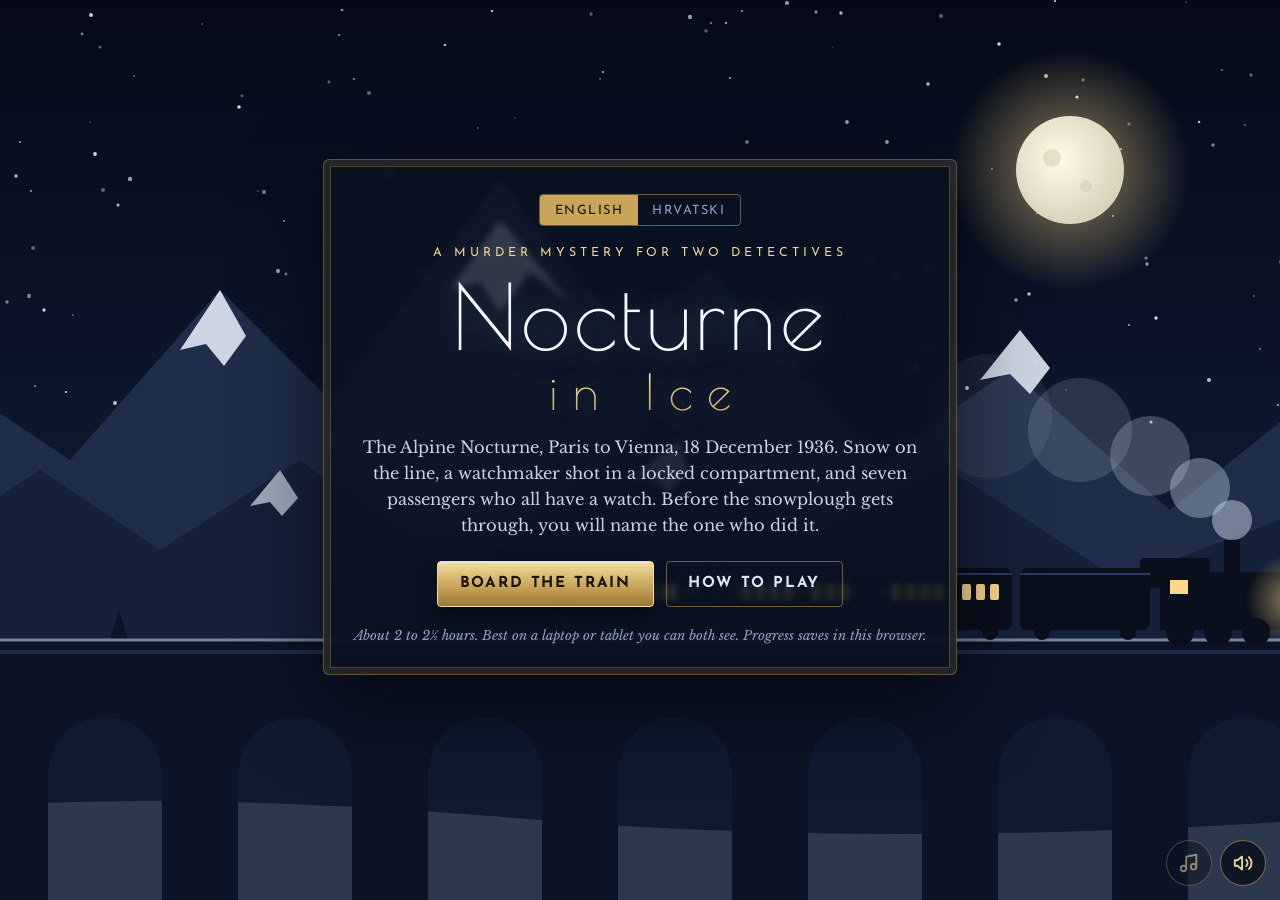
<file: source/index.html>
<!doctype html>
<html lang="en">
<head>
<meta charset="utf-8">
<meta name="viewport" content="width=device-width, initial-scale=1, viewport-fit=cover">
<title>Nocturne in Ice: a murder mystery for two</title>
<meta name="description" content="A sleeper train in the Alps, winter 1936. A watchmaker shot in a locked compartment and seven suspects. A murder mystery game for two detectives, in English and Croatian.">
<meta name="theme-color" content="#0a1220">
<link rel="icon" href="data:image/svg+xml,%3Csvg xmlns='http://www.w3.org/2000/svg' viewBox='0 0 100 100'%3E%3Ccircle cx='50' cy='50' r='46' fill='%230a1220' stroke='%23c9a55a' stroke-width='6'/%3E%3Cpath d='M14 70 38 36l9 11 12-19 27 42z' fill='%23dfe8f2'/%3E%3Cpath d='M66 16a11 11 0 1 0 9 17 9 9 0 1 1-9-17z' fill='%23c9a55a'/%3E%3C/svg%3E">
<link rel="stylesheet" href="css/fonts.css">
<link rel="stylesheet" href="css/base.css">
<link rel="stylesheet" href="css/app.css">
<link rel="stylesheet" href="css/docs.css">
</head>
<body>
<main>
  <section id="screen-title" class="screen screen-title" aria-labelledby="title-h">
    <div class="title-art" id="title-art" aria-hidden="true"></div>
    <div class="snow" id="snow" aria-hidden="true"></div>
    <div class="title-card">
      <div class="lang-switch" role="group" aria-label="Language / Jezik">
        <button type="button" class="lang-btn" data-lang="en">English</button><button type="button" class="lang-btn" data-lang="hr">Hrvatski</button>
      </div>
      <p class="title-kicker" data-t="kicker"></p>
      <h1 id="title-h"><span data-t="titleA"></span> <em data-t="titleB"></em></h1>
      <p class="tagline" data-t="tagline"></p>
      <div class="title-actions">
        <button type="button" class="btn btn-brass" id="btn-continue" hidden data-t="btnContinue"></button>
        <button type="button" class="btn btn-brass" id="btn-new" data-t="btnOpen"></button>
        <button type="button" class="btn btn-ghost" id="btn-title-howto" data-t="btnHowto"></button>
      </div>
      <p class="title-foot" data-t="titleFoot"></p>
    </div>
  </section>

  <section id="screen-setup" class="screen screen-setup" hidden aria-labelledby="setup-h">
    <div class="setup">
      <form id="setup-form" class="setup-main" autocomplete="off">
        <div id="setup-mark" class="setup-mark" aria-hidden="true"></div>
        <h2 id="setup-h" data-t="setupH"></h2>
        <p class="setup-lede" data-t="setupLede"></p>
        <label class="field"><span data-t="name1"></span><input id="name1" maxlength="24" data-ph="ph1"></label>
        <label class="field"><span data-t="name2"></span><input id="name2" maxlength="24" data-ph="ph2"></label>
        <div class="setup-actions">
          <button type="submit" class="btn btn-brass" data-t="setupGo"></button>
          <button type="button" class="btn btn-ghost" id="btn-setup-back" data-t="back"></button>
        </div>
      </form>
      <aside class="evening" aria-labelledby="evening-h">
        <h3 id="evening-h" data-t="eveningH"></h3>
        <p data-t="evening1"></p><p data-t="evening2"></p><p data-t="evening3"></p>
        <div class="drinks">
          <div class="drink"><h4 data-t="drink1H"></h4><p data-t="drink1"></p><p class="drink-note" data-t="drink1N"></p></div>
          <div class="drink"><h4 data-t="drink2H"></h4><p data-t="drink2"></p><p class="drink-note" data-t="drink2N"></p></div>
        </div>
      </aside>
    </div>
  </section>

  <section id="screen-game" class="screen screen-game" hidden aria-label="Case file">
    <header class="topbar">
      <div class="brand">
        <svg class="brand-mark" viewBox="0 0 100 100" aria-hidden="true"><use href="#mark"/></svg>
        <div class="brand-text"><p class="brand-name" data-t="brand"></p><p class="brand-sub" id="names-line"></p></div>
      </div>
      <div class="pips" id="pips"></div>
      <div class="top-right">
        <span class="clock" id="clock">0:00</span>
        <button type="button" class="btn btn-small btn-brass" id="btn-accuse" hidden></button>
        <button type="button" class="icon-btn" id="btn-menu"><svg viewBox="0 0 24 24" fill="none" stroke="currentColor" stroke-width="2" stroke-linecap="round"><path d="M4 7h16M4 12h16M4 17h16"/></svg></button>
      </div>
    </header>
    <nav class="tabs" role="tablist">
      <button type="button" class="tab" role="tab" data-tab="file" aria-selected="true" data-t="tabFile"></button>
      <button type="button" class="tab" role="tab" data-tab="suspects" aria-selected="false" data-t="tabSuspects"></button>
      <button type="button" class="tab" role="tab" data-tab="notes" aria-selected="false" data-t="tabNotes"></button>
    </nav>
    <div class="table">
      <div class="panel" data-panel="file" role="tabpanel"><div id="file"></div></div>
      <div class="panel" data-panel="suspects" role="tabpanel" hidden><div class="board" id="board"></div></div>
      <div class="panel" data-panel="notes" role="tabpanel" hidden>
        <div class="notes-wrap">
          <h2 data-t="notesH"></h2>
          <textarea id="notes" class="notes-paper" data-ph="notesPh" aria-label="Notes"></textarea>
          <p class="notes-saved" id="notes-saved" aria-live="polite"></p>
        </div>
      </div>
    </div>
  </section>

  <section id="screen-accuse" class="screen screen-accuse" hidden aria-labelledby="accuse-h">
    <div class="accuse">
      <h2 id="accuse-h" data-t="accuseH"></h2>
      <p class="accuse-lede" data-t="accuseLede"></p>
      <form id="accuse-form"></form>
    </div>
  </section>

  <section id="screen-reveal" class="screen screen-reveal" hidden aria-label="Solution">
    <div id="reveal-stage" class="reveal-stage" aria-live="polite"></div>
    <div id="booklet" class="booklet" hidden></div>
  </section>
</main>

<div class="modal" id="modal" hidden role="dialog" aria-modal="true">
  <div class="modal-backdrop" data-close></div>
  <div class="modal-sheet" id="modal-sheet">
    <div class="modal-bar"><button type="button" class="icon-btn" id="modal-close" data-close><svg viewBox="0 0 24 24" fill="none" stroke="currentColor" stroke-width="2.2" stroke-linecap="round"><path d="M6 6l12 12M18 6 6 18"/></svg></button></div>
    <div id="modal-body"></div>
    <nav class="modal-nav" id="modal-nav"></nav>
  </div>
</div>

<div class="sound-dock">
  <button type="button" class="dock-btn" id="btn-music" aria-pressed="false"><svg viewBox="0 0 24 24" fill="none" stroke="currentColor" stroke-width="2" stroke-linecap="round" stroke-linejoin="round"><path d="M9 18V5l11-2v13"/><circle cx="6" cy="18" r="3"/><circle cx="17" cy="16" r="3"/></svg></button>
  <button type="button" class="dock-btn" id="btn-sfx" aria-pressed="true"><svg viewBox="0 0 24 24" fill="none" stroke="currentColor" stroke-width="2" stroke-linecap="round" stroke-linejoin="round"><path d="M11 5 6 9H3v6h3l5 4z"/><path class="on-only" d="M15.5 8.5a5 5 0 0 1 0 7M18.5 5.5a9 9 0 0 1 0 13"/></svg></button>
</div>
<div class="toast" id="toast" role="status" aria-live="polite"></div>
<noscript><p style="padding:2rem;text-align:center">This game needs JavaScript to run. / Za ovu igru potreban je JavaScript.</p></noscript>

<script src="js/art-core.js"></script>
<script src="js/art-portraits.js"></script>
<script src="js/art-scene.js"></script>
<script src="js/art-salon.js"></script>
<script src="js/art-misc.js"></script>
<script src="js/art-paper.js"></script>
<script src="js/art-title.js"></script>
<script src="js/i18n-en.js"></script>
<script src="js/i18n-hr.js"></script>
<script src="js/case-meta.js"></script>
<script src="js/docs-kit.js"></script>
<script src="js/docs-a1-en.js"></script>
<script src="js/docs-a2-en.js"></script>
<script src="js/docs-a1-hr.js"></script>
<script src="js/docs-a2-hr.js"></script>
<script src="js/docs-b1-en.js"></script>
<script src="js/docs-b2-en.js"></script>
<script src="js/docs-b1-hr.js"></script>
<script src="js/docs-b2-hr.js"></script>
<script src="js/docs-c1-en.js"></script>
<script src="js/docs-c2-en.js"></script>
<script src="js/docs-c1-hr.js"></script>
<script src="js/docs-c2-hr.js"></script>
<script src="js/docs-d-en.js"></script>
<script src="js/docs-d-hr.js"></script>
<script src="js/secrets.js"></script>
<script src="js/audio.js"></script>
<script src="js/app-core.js"></script>
<script src="js/app-locks.js"></script>
<script src="js/app-puzzles.js"></script>
<script src="js/app-play.js"></script>
</body>
</html>
</file>
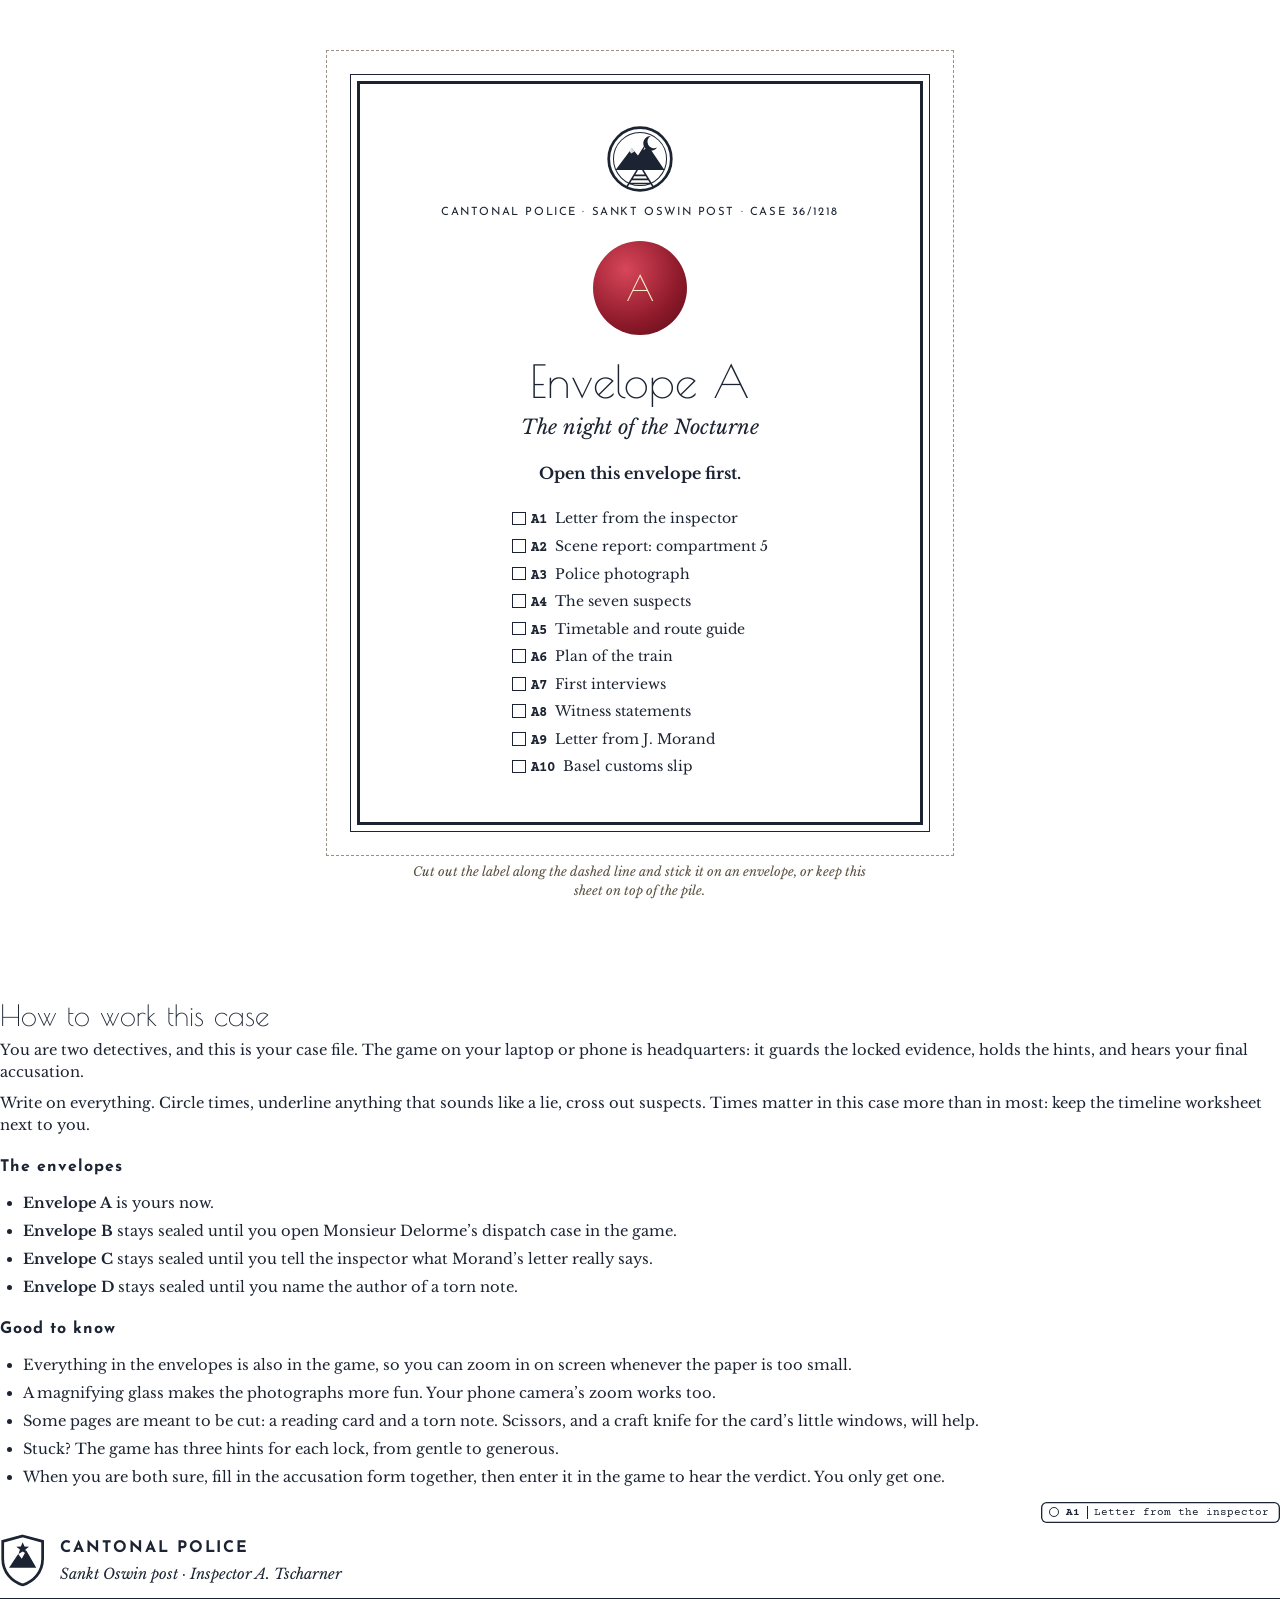
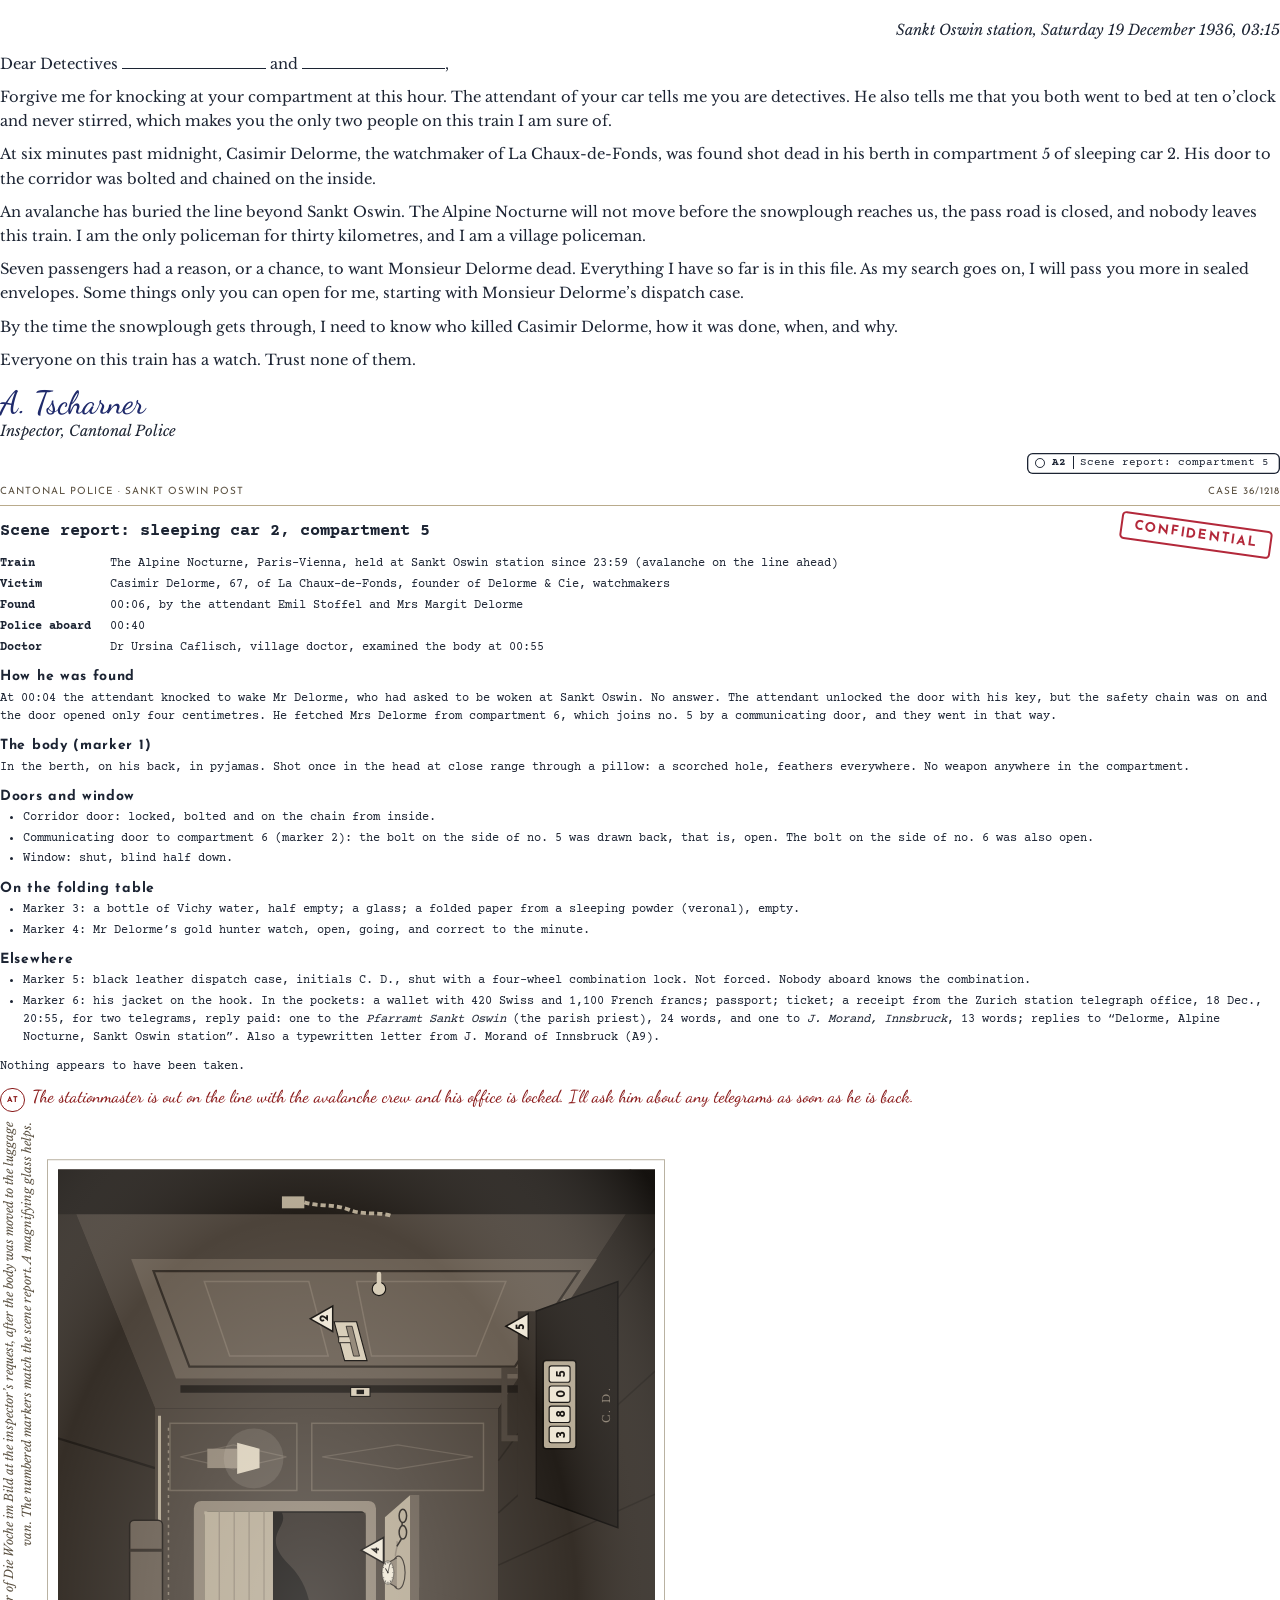
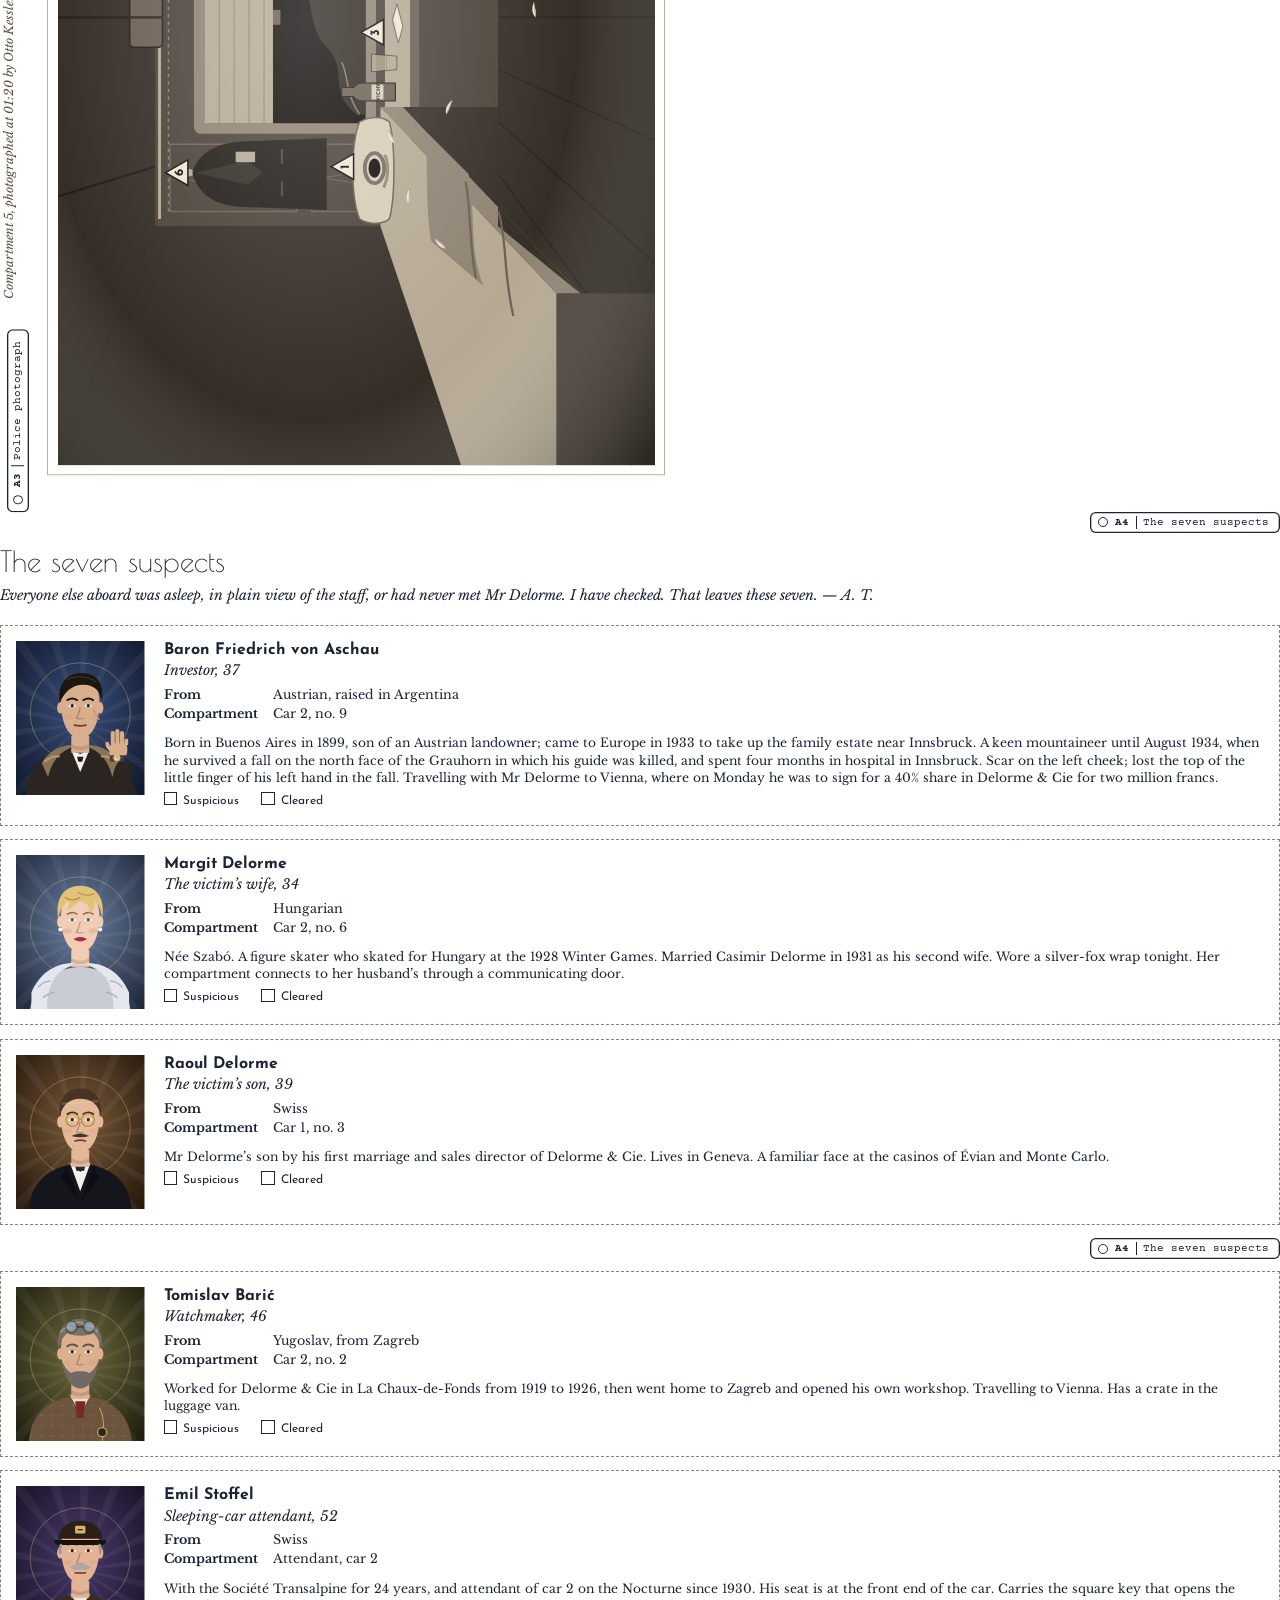
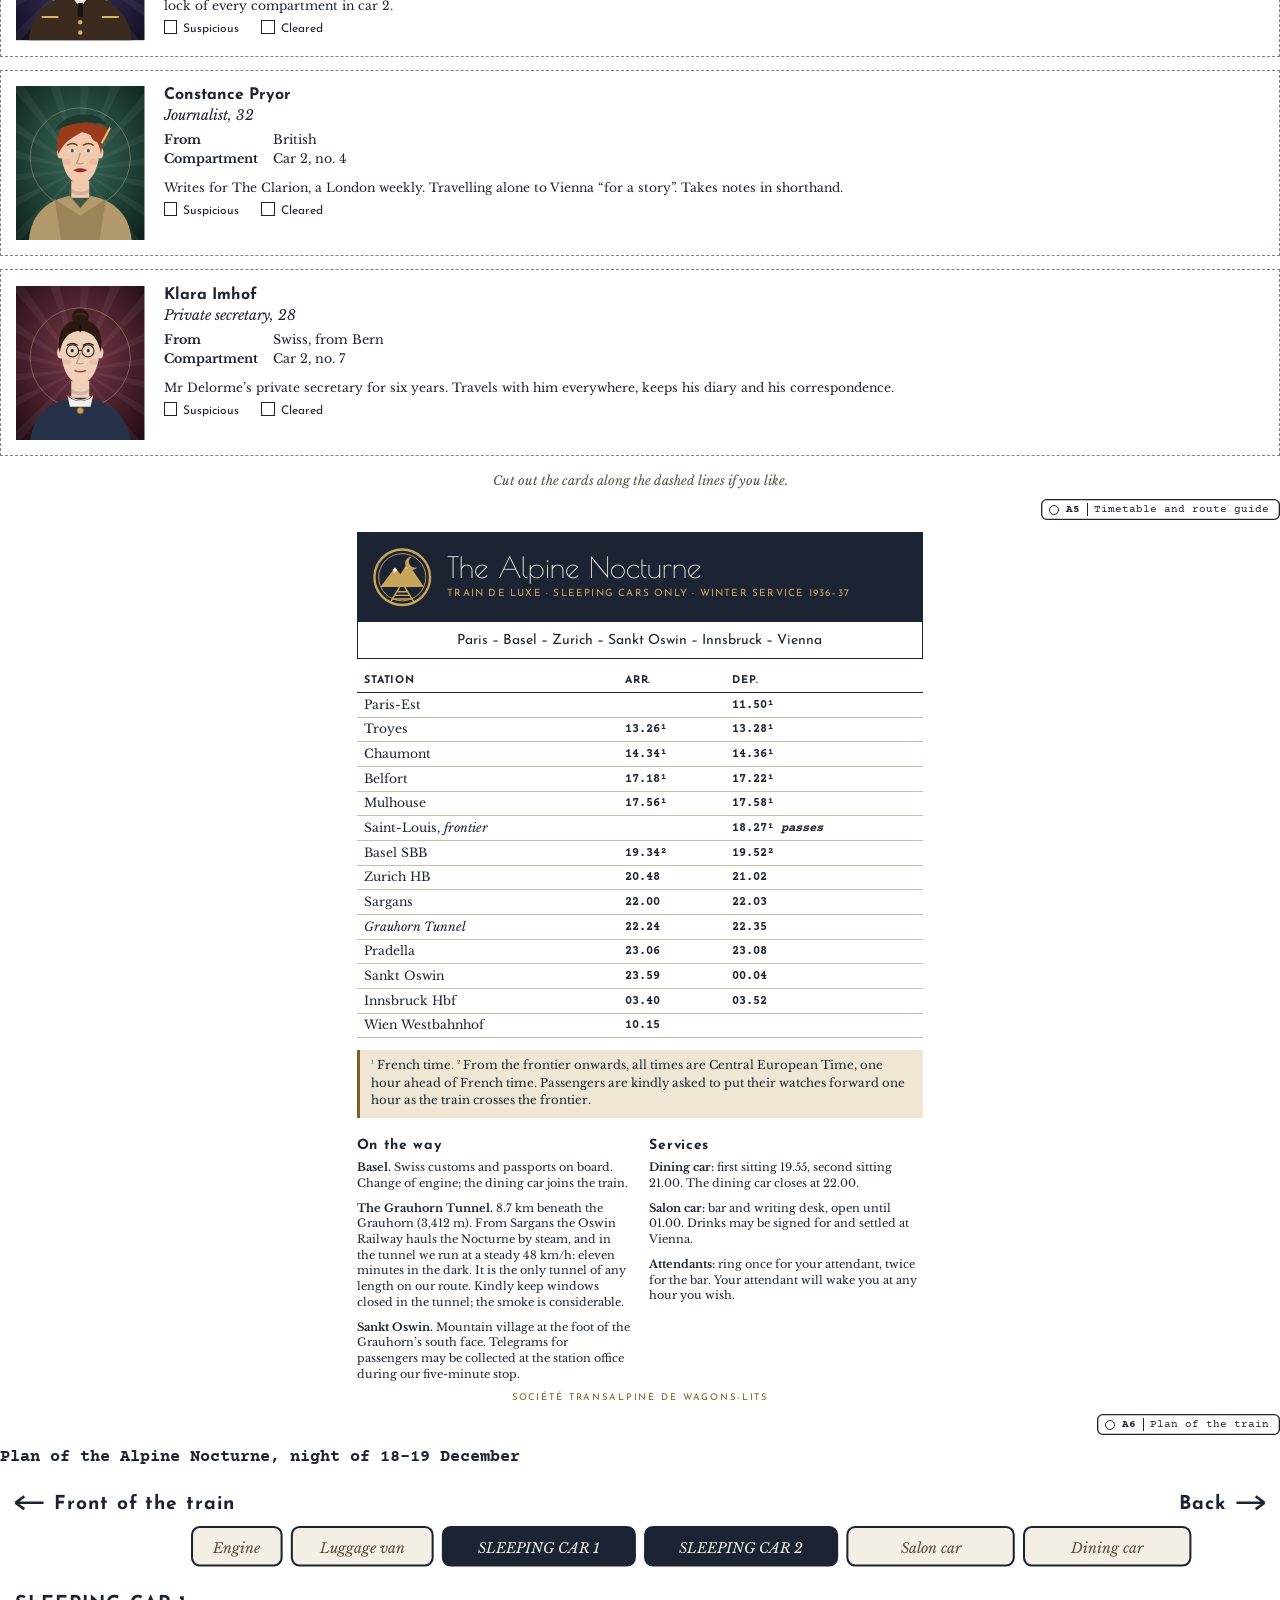
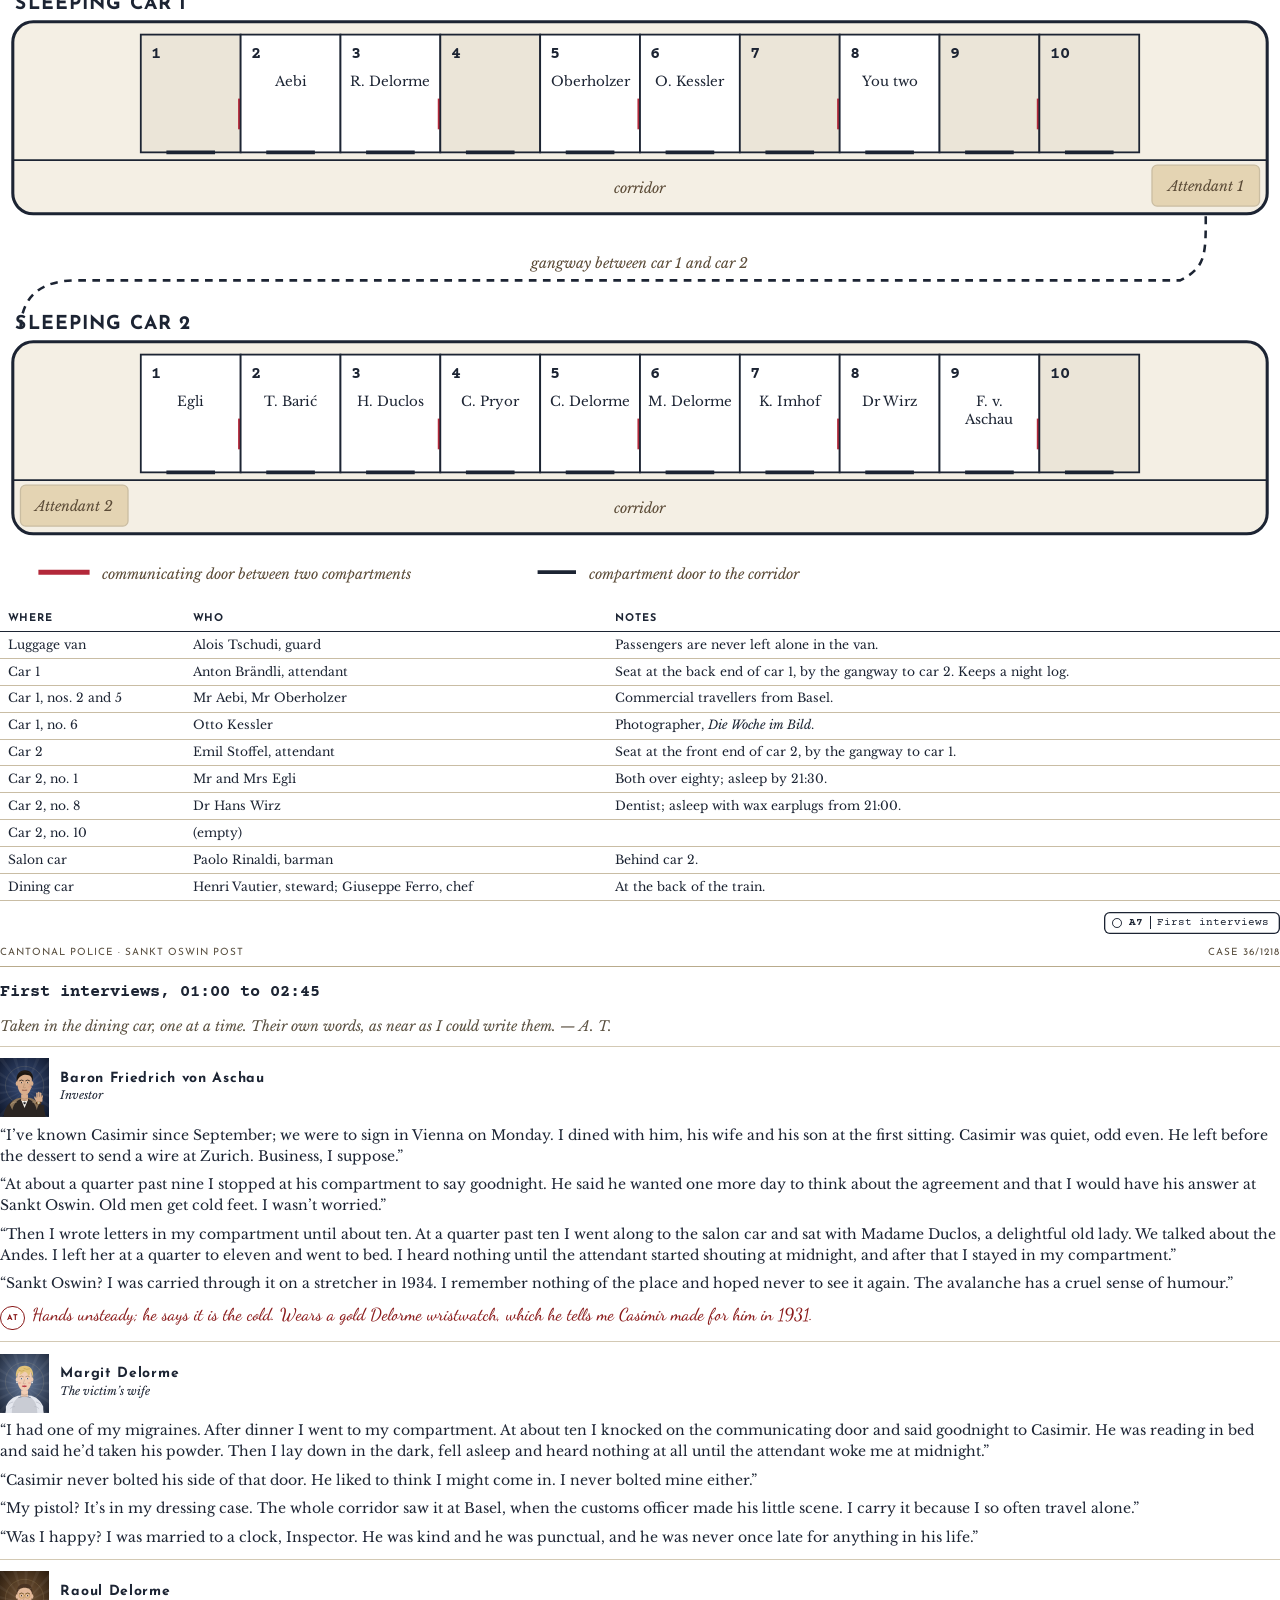
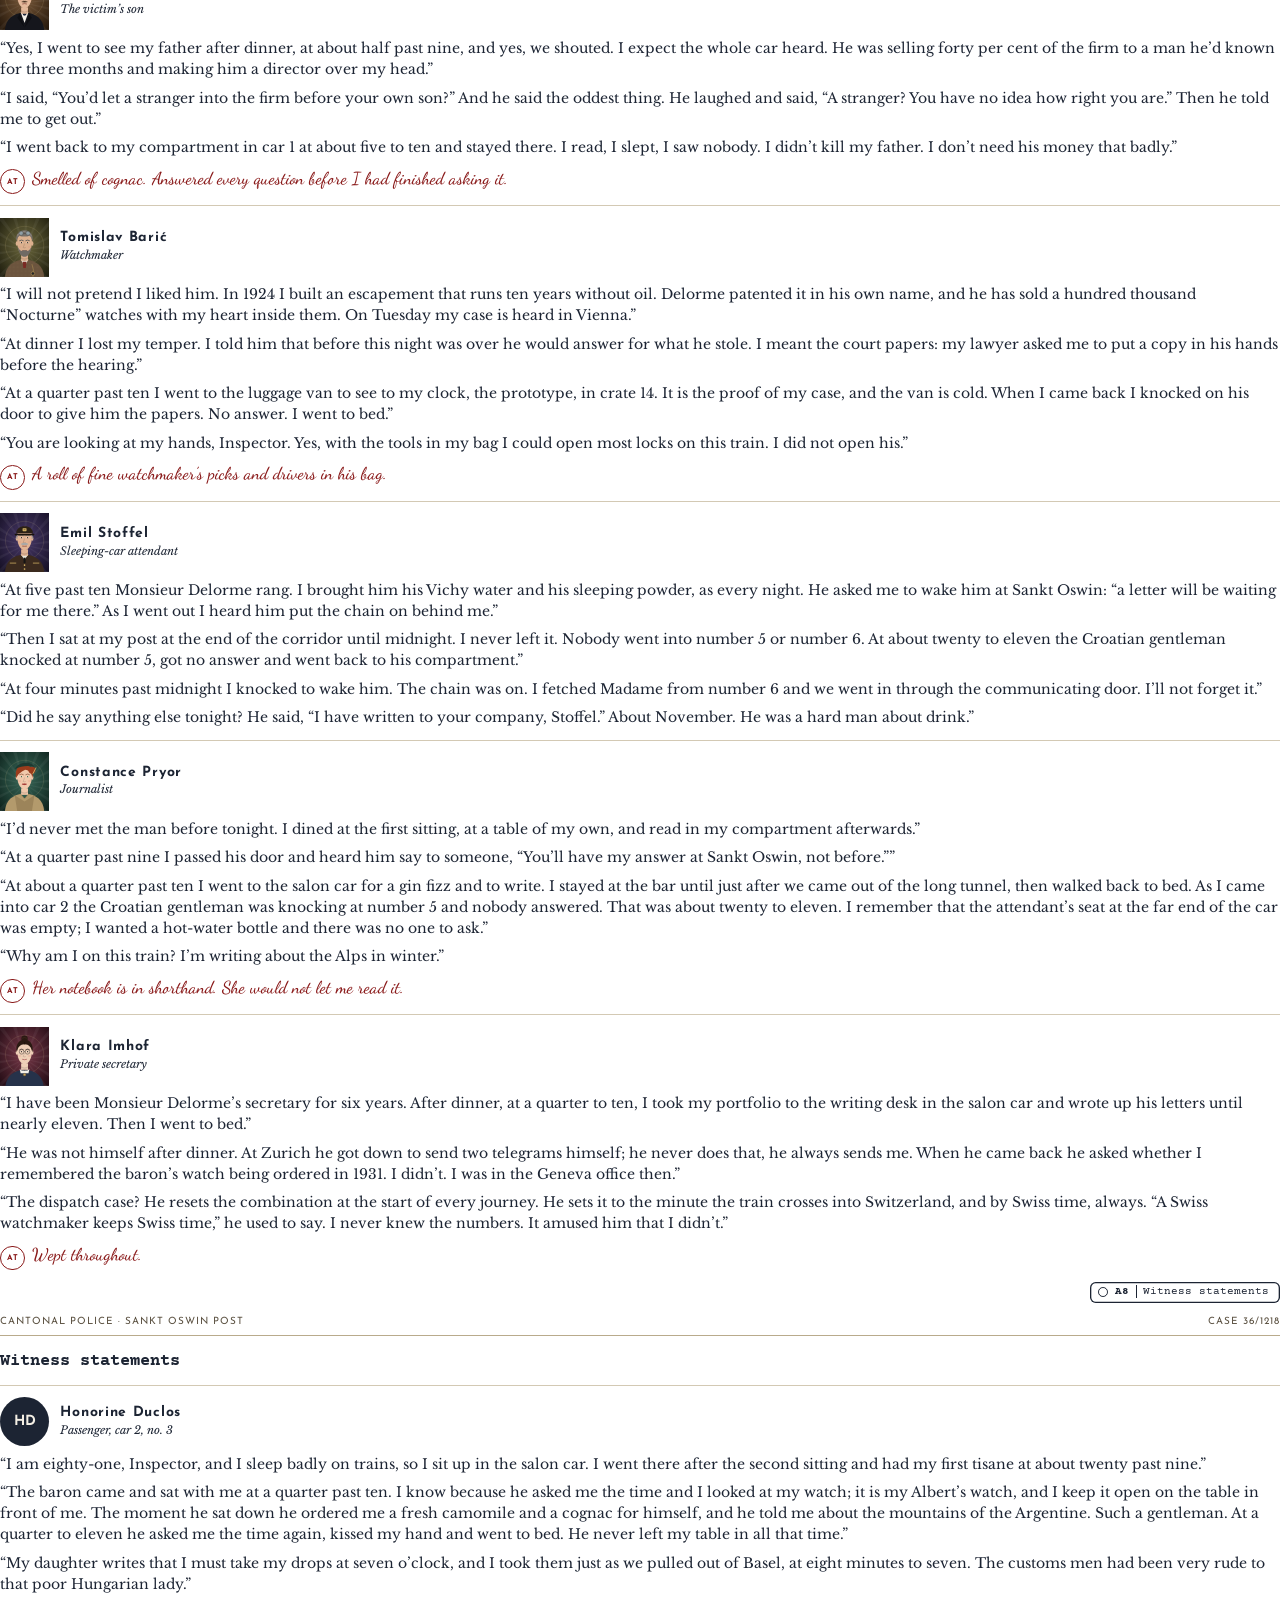
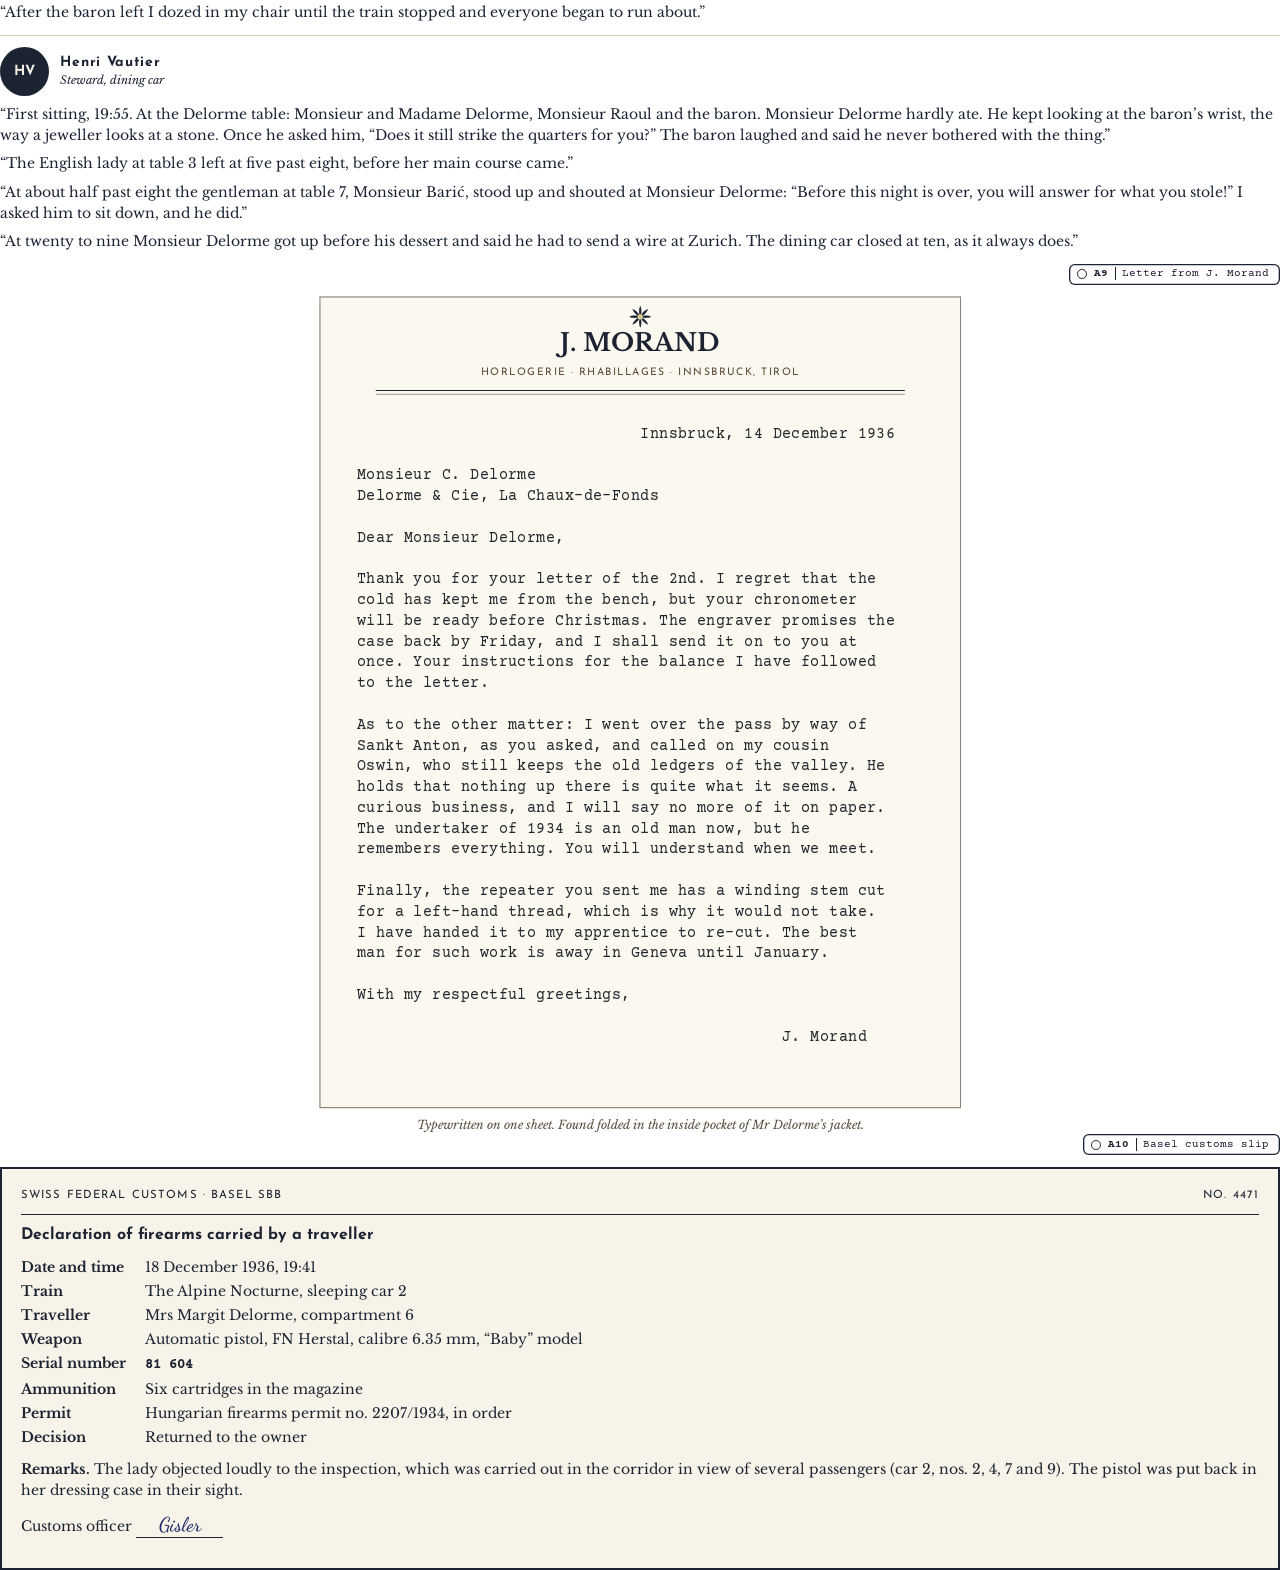
<file: source/print/print.html>
<!doctype html>
<html lang="en">
<head>
<meta charset="utf-8">
<title>Nocturne in Ice: case file</title>
<link rel="stylesheet" href="fonts.css">
<link rel="stylesheet" href="print.css">
<link rel="stylesheet" href="print-extra.css">
</head>
<body>
<div id="print"></div>
<script src="../js/art-core.js"></script>
<script src="../js/art-portraits.js"></script>
<script src="../js/art-scene.js"></script>
<script src="../js/art-salon.js"></script>
<script src="../js/art-misc.js"></script>
<script src="../js/art-paper.js"></script>
<script src="../js/art-title.js"></script>
<script src="../js/i18n-en.js"></script>
<script src="../js/i18n-hr.js"></script>
<script src="../js/case-meta.js"></script>
<script src="../js/docs-kit.js"></script>
<script src="../js/docs-a1-en.js"></script>
<script src="../js/docs-a2-en.js"></script>
<script src="../js/docs-a1-hr.js"></script>
<script src="../js/docs-a2-hr.js"></script>
<script src="../js/docs-b1-en.js"></script>
<script src="../js/docs-b2-en.js"></script>
<script src="../js/docs-b1-hr.js"></script>
<script src="../js/docs-b2-hr.js"></script>
<script src="../js/docs-c1-en.js"></script>
<script src="../js/docs-c2-en.js"></script>
<script src="../js/docs-c1-hr.js"></script>
<script src="../js/docs-c2-hr.js"></script>
<script src="../js/docs-d-en.js"></script>
<script src="../js/docs-d-hr.js"></script>
<script src="print-i18n.js"></script>
<script src="print.js"></script>
</body>
</html>
</file>
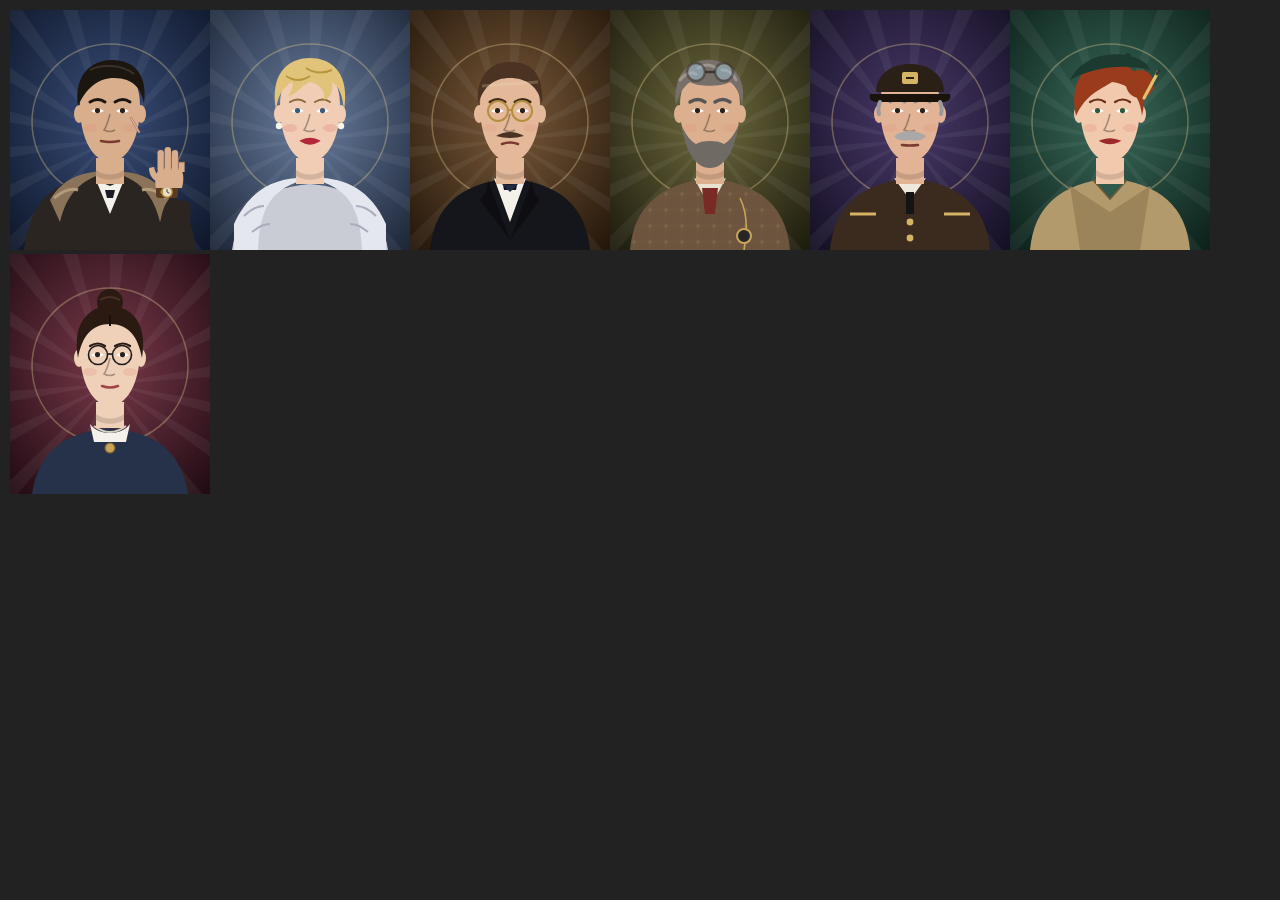
<file: source/test/art.html>
<!doctype html><meta charset="utf-8"><link rel="stylesheet" href="../css/fonts.css">
<style>body{background:#222;margin:10px;display:flex;flex-wrap:wrap;gap:10px}.portrait{width:200px}svg.big{width:1100px}</style>
<body><div id="o"></div>
<script src="../js/art-core.js"></script><script src="../js/art-portraits.js"></script><script src="../js/art-scene.js"></script><script src="../js/art-salon.js"></script><script src="../js/art-misc.js"></script><script src="../js/art-paper.js"></script><script src="../js/art-title.js"></script>
<script>var q=new URLSearchParams(location.search).get('show')||'portraits';
if(q==='portraits'){document.getElementById('o').innerHTML=['baron','margit','raoul','baric','stoffel','pryor','klara'].map(function(i){return Art.portrait(i)}).join('');}
else{document.getElementById('o').innerHTML=Art[q]()}</script></body>
</file>
<file: source/css/fonts.css>
@font-face{font-family:'Poiret One';font-style:normal;font-weight:400;font-display:swap;src:url(../fonts/poiret-one-latin-ext-400-normal.woff2) format('woff2');unicode-range:U+0100-02BA,U+02BD-02C5,U+02C7-02CC,U+02CE-02D7,U+02DD-02FF,U+0304,U+0308,U+0329,U+1D00-1DBF,U+1E00-1E9F,U+1EF2-1EFF,U+2020,U+20A0-20AB,U+20AD-20C0,U+2113,U+2C60-2C7F,U+A720-A7FF}
@font-face{font-family:'Poiret One';font-style:normal;font-weight:400;font-display:swap;src:url(../fonts/poiret-one-latin-400-normal.woff2) format('woff2');unicode-range:U+0000-00FF,U+0131,U+0152-0153,U+02BB-02BC,U+02C6,U+02DA,U+02DC,U+0304,U+0308,U+0329,U+2000-206F,U+20AC,U+2122,U+2191,U+2193,U+2212,U+2215,U+FEFF,U+FFFD}
@font-face{font-family:'Josefin Sans';font-style:normal;font-weight:400;font-display:swap;src:url(../fonts/josefin-sans-latin-ext-400-normal.woff2) format('woff2');unicode-range:U+0100-02BA,U+02BD-02C5,U+02C7-02CC,U+02CE-02D7,U+02DD-02FF,U+0304,U+0308,U+0329,U+1D00-1DBF,U+1E00-1E9F,U+1EF2-1EFF,U+2020,U+20A0-20AB,U+20AD-20C0,U+2113,U+2C60-2C7F,U+A720-A7FF}
@font-face{font-family:'Josefin Sans';font-style:normal;font-weight:400;font-display:swap;src:url(../fonts/josefin-sans-latin-400-normal.woff2) format('woff2');unicode-range:U+0000-00FF,U+0131,U+0152-0153,U+02BB-02BC,U+02C6,U+02DA,U+02DC,U+0304,U+0308,U+0329,U+2000-206F,U+20AC,U+2122,U+2191,U+2193,U+2212,U+2215,U+FEFF,U+FFFD}
@font-face{font-family:'Josefin Sans';font-style:normal;font-weight:600;font-display:swap;src:url(../fonts/josefin-sans-latin-ext-600-normal.woff2) format('woff2');unicode-range:U+0100-02BA,U+02BD-02C5,U+02C7-02CC,U+02CE-02D7,U+02DD-02FF,U+0304,U+0308,U+0329,U+1D00-1DBF,U+1E00-1E9F,U+1EF2-1EFF,U+2020,U+20A0-20AB,U+20AD-20C0,U+2113,U+2C60-2C7F,U+A720-A7FF}
@font-face{font-family:'Josefin Sans';font-style:normal;font-weight:600;font-display:swap;src:url(../fonts/josefin-sans-latin-600-normal.woff2) format('woff2');unicode-range:U+0000-00FF,U+0131,U+0152-0153,U+02BB-02BC,U+02C6,U+02DA,U+02DC,U+0304,U+0308,U+0329,U+2000-206F,U+20AC,U+2122,U+2191,U+2193,U+2212,U+2215,U+FEFF,U+FFFD}
@font-face{font-family:'Josefin Sans';font-style:normal;font-weight:700;font-display:swap;src:url(../fonts/josefin-sans-latin-ext-700-normal.woff2) format('woff2');unicode-range:U+0100-02BA,U+02BD-02C5,U+02C7-02CC,U+02CE-02D7,U+02DD-02FF,U+0304,U+0308,U+0329,U+1D00-1DBF,U+1E00-1E9F,U+1EF2-1EFF,U+2020,U+20A0-20AB,U+20AD-20C0,U+2113,U+2C60-2C7F,U+A720-A7FF}
@font-face{font-family:'Josefin Sans';font-style:normal;font-weight:700;font-display:swap;src:url(../fonts/josefin-sans-latin-700-normal.woff2) format('woff2');unicode-range:U+0000-00FF,U+0131,U+0152-0153,U+02BB-02BC,U+02C6,U+02DA,U+02DC,U+0304,U+0308,U+0329,U+2000-206F,U+20AC,U+2122,U+2191,U+2193,U+2212,U+2215,U+FEFF,U+FFFD}
@font-face{font-family:'Libre Baskerville';font-style:normal;font-weight:400;font-display:swap;src:url(../fonts/libre-baskerville-latin-ext-400-normal.woff2) format('woff2');unicode-range:U+0100-02BA,U+02BD-02C5,U+02C7-02CC,U+02CE-02D7,U+02DD-02FF,U+0304,U+0308,U+0329,U+1D00-1DBF,U+1E00-1E9F,U+1EF2-1EFF,U+2020,U+20A0-20AB,U+20AD-20C0,U+2113,U+2C60-2C7F,U+A720-A7FF}
@font-face{font-family:'Libre Baskerville';font-style:normal;font-weight:400;font-display:swap;src:url(../fonts/libre-baskerville-latin-400-normal.woff2) format('woff2');unicode-range:U+0000-00FF,U+0131,U+0152-0153,U+02BB-02BC,U+02C6,U+02DA,U+02DC,U+0304,U+0308,U+0329,U+2000-206F,U+20AC,U+2122,U+2191,U+2193,U+2212,U+2215,U+FEFF,U+FFFD}
@font-face{font-family:'Libre Baskerville';font-style:italic;font-weight:400;font-display:swap;src:url(../fonts/libre-baskerville-latin-ext-400-italic.woff2) format('woff2');unicode-range:U+0100-02BA,U+02BD-02C5,U+02C7-02CC,U+02CE-02D7,U+02DD-02FF,U+0304,U+0308,U+0329,U+1D00-1DBF,U+1E00-1E9F,U+1EF2-1EFF,U+2020,U+20A0-20AB,U+20AD-20C0,U+2113,U+2C60-2C7F,U+A720-A7FF}
@font-face{font-family:'Libre Baskerville';font-style:italic;font-weight:400;font-display:swap;src:url(../fonts/libre-baskerville-latin-400-italic.woff2) format('woff2');unicode-range:U+0000-00FF,U+0131,U+0152-0153,U+02BB-02BC,U+02C6,U+02DA,U+02DC,U+0304,U+0308,U+0329,U+2000-206F,U+20AC,U+2122,U+2191,U+2193,U+2212,U+2215,U+FEFF,U+FFFD}
@font-face{font-family:'Libre Baskerville';font-style:normal;font-weight:700;font-display:swap;src:url(../fonts/libre-baskerville-latin-ext-700-normal.woff2) format('woff2');unicode-range:U+0100-02BA,U+02BD-02C5,U+02C7-02CC,U+02CE-02D7,U+02DD-02FF,U+0304,U+0308,U+0329,U+1D00-1DBF,U+1E00-1E9F,U+1EF2-1EFF,U+2020,U+20A0-20AB,U+20AD-20C0,U+2113,U+2C60-2C7F,U+A720-A7FF}
@font-face{font-family:'Libre Baskerville';font-style:normal;font-weight:700;font-display:swap;src:url(../fonts/libre-baskerville-latin-700-normal.woff2) format('woff2');unicode-range:U+0000-00FF,U+0131,U+0152-0153,U+02BB-02BC,U+02C6,U+02DA,U+02DC,U+0304,U+0308,U+0329,U+2000-206F,U+20AC,U+2122,U+2191,U+2193,U+2212,U+2215,U+FEFF,U+FFFD}
@font-face{font-family:'Courier Prime';font-style:normal;font-weight:400;font-display:swap;src:url(../fonts/courier-prime-latin-ext-400-normal.woff2) format('woff2');unicode-range:U+0100-02BA,U+02BD-02C5,U+02C7-02CC,U+02CE-02D7,U+02DD-02FF,U+0304,U+0308,U+0329,U+1D00-1DBF,U+1E00-1E9F,U+1EF2-1EFF,U+2020,U+20A0-20AB,U+20AD-20C0,U+2113,U+2C60-2C7F,U+A720-A7FF}
@font-face{font-family:'Courier Prime';font-style:normal;font-weight:400;font-display:swap;src:url(../fonts/courier-prime-latin-400-normal.woff2) format('woff2');unicode-range:U+0000-00FF,U+0131,U+0152-0153,U+02BB-02BC,U+02C6,U+02DA,U+02DC,U+0304,U+0308,U+0329,U+2000-206F,U+20AC,U+2122,U+2191,U+2193,U+2212,U+2215,U+FEFF,U+FFFD}
@font-face{font-family:'Courier Prime';font-style:normal;font-weight:700;font-display:swap;src:url(../fonts/courier-prime-latin-ext-700-normal.woff2) format('woff2');unicode-range:U+0100-02BA,U+02BD-02C5,U+02C7-02CC,U+02CE-02D7,U+02DD-02FF,U+0304,U+0308,U+0329,U+1D00-1DBF,U+1E00-1E9F,U+1EF2-1EFF,U+2020,U+20A0-20AB,U+20AD-20C0,U+2113,U+2C60-2C7F,U+A720-A7FF}
@font-face{font-family:'Courier Prime';font-style:normal;font-weight:700;font-display:swap;src:url(../fonts/courier-prime-latin-700-normal.woff2) format('woff2');unicode-range:U+0000-00FF,U+0131,U+0152-0153,U+02BB-02BC,U+02C6,U+02DA,U+02DC,U+0304,U+0308,U+0329,U+2000-206F,U+20AC,U+2122,U+2191,U+2193,U+2212,U+2215,U+FEFF,U+FFFD}
@font-face{font-family:'Dancing Script';font-style:normal;font-weight:500;font-display:swap;src:url(../fonts/dancing-script-latin-ext-500-normal.woff2) format('woff2');unicode-range:U+0100-02BA,U+02BD-02C5,U+02C7-02CC,U+02CE-02D7,U+02DD-02FF,U+0304,U+0308,U+0329,U+1D00-1DBF,U+1E00-1E9F,U+1EF2-1EFF,U+2020,U+20A0-20AB,U+20AD-20C0,U+2113,U+2C60-2C7F,U+A720-A7FF}
@font-face{font-family:'Dancing Script';font-style:normal;font-weight:500;font-display:swap;src:url(../fonts/dancing-script-latin-500-normal.woff2) format('woff2');unicode-range:U+0000-00FF,U+0131,U+0152-0153,U+02BB-02BC,U+02C6,U+02DA,U+02DC,U+0304,U+0308,U+0329,U+2000-206F,U+20AC,U+2122,U+2191,U+2193,U+2212,U+2215,U+FEFF,U+FFFD}
@font-face{font-family:'Dancing Script';font-style:normal;font-weight:700;font-display:swap;src:url(../fonts/dancing-script-latin-ext-700-normal.woff2) format('woff2');unicode-range:U+0100-02BA,U+02BD-02C5,U+02C7-02CC,U+02CE-02D7,U+02DD-02FF,U+0304,U+0308,U+0329,U+1D00-1DBF,U+1E00-1E9F,U+1EF2-1EFF,U+2020,U+20A0-20AB,U+20AD-20C0,U+2113,U+2C60-2C7F,U+A720-A7FF}
@font-face{font-family:'Dancing Script';font-style:normal;font-weight:700;font-display:swap;src:url(../fonts/dancing-script-latin-700-normal.woff2) format('woff2');unicode-range:U+0000-00FF,U+0131,U+0152-0153,U+02BB-02BC,U+02C6,U+02DA,U+02DC,U+0304,U+0308,U+0329,U+2000-206F,U+20AC,U+2122,U+2191,U+2193,U+2212,U+2215,U+FEFF,U+FFFD}
@font-face{font-family:'Playfair Display';font-style:normal;font-weight:700;font-display:swap;src:url(../fonts/playfair-display-latin-ext-700-normal.woff2) format('woff2');unicode-range:U+0100-02BA,U+02BD-02C5,U+02C7-02CC,U+02CE-02D7,U+02DD-02FF,U+0304,U+0308,U+0329,U+1D00-1DBF,U+1E00-1E9F,U+1EF2-1EFF,U+2020,U+20A0-20AB,U+20AD-20C0,U+2113,U+2C60-2C7F,U+A720-A7FF}
@font-face{font-family:'Playfair Display';font-style:normal;font-weight:700;font-display:swap;src:url(../fonts/playfair-display-latin-700-normal.woff2) format('woff2');unicode-range:U+0000-00FF,U+0131,U+0152-0153,U+02BB-02BC,U+02C6,U+02DA,U+02DC,U+0304,U+0308,U+0329,U+2000-206F,U+20AC,U+2122,U+2191,U+2193,U+2212,U+2215,U+FEFF,U+FFFD}
@font-face{font-family:'Playfair Display';font-style:normal;font-weight:900;font-display:swap;src:url(../fonts/playfair-display-latin-ext-900-normal.woff2) format('woff2');unicode-range:U+0100-02BA,U+02BD-02C5,U+02C7-02CC,U+02CE-02D7,U+02DD-02FF,U+0304,U+0308,U+0329,U+1D00-1DBF,U+1E00-1E9F,U+1EF2-1EFF,U+2020,U+20A0-20AB,U+20AD-20C0,U+2113,U+2C60-2C7F,U+A720-A7FF}
@font-face{font-family:'Playfair Display';font-style:normal;font-weight:900;font-display:swap;src:url(../fonts/playfair-display-latin-900-normal.woff2) format('woff2');unicode-range:U+0000-00FF,U+0131,U+0152-0153,U+02BB-02BC,U+02C6,U+02DA,U+02DC,U+0304,U+0308,U+0329,U+2000-206F,U+20AC,U+2122,U+2191,U+2193,U+2212,U+2215,U+FEFF,U+FFFD}
</file>
<file: source/css/base.css>
/* Nocturne in Ice: base theme, title and setup screens. */
:root {
  --night: #0a1220; --night-2: #101b31; --steel: #22324f; --steel-hi: #34486e;
  --frost: #dfe8f2; --snow: #f5f8fb; --ice: #9fc3dd; --mist: #8fa0c0;
  --brass: #c9a55a; --brass-hi: #ecd49a; --brass-lo: #7d6128; --signal: #b3283a;
  --paper: #f4efe4; --ink: #1c2433;
  --display: "Poiret One", "Josefin Sans", sans-serif;
  --deco: "Josefin Sans", "Futura", "Trebuchet MS", sans-serif;
  --serif: "Libre Baskerville", Georgia, serif;
  --type: "Courier Prime", "Courier New", monospace;
  --hand: "Dancing Script", "Segoe Script", cursive;
  --news: "Playfair Display", Georgia, serif;
  --radius: 12px;
}
*, *::before, *::after { box-sizing: border-box; }
html { -webkit-text-size-adjust: 100%; background: var(--night); }
[hidden] { display: none !important; }
body {
  margin: 0; min-height: 100vh; color: var(--frost); font-family: var(--serif); font-size: 17px; line-height: 1.6;
  background: radial-gradient(120% 60rem at 50% -10%, #1b2b4d 0%, var(--night-2) 40%, var(--night) 100%) no-repeat, var(--night);
}
body.modal-open { overflow: hidden; }
img, svg { max-width: 100%; }
h1, h2, h3, h4 { margin: 0; font-weight: 600; line-height: 1.2; }
p { margin: 0 0 .8em; }
button, input, textarea, select { font: inherit; color: inherit; }
button { cursor: pointer; }
:focus-visible { outline: 3px solid var(--brass-hi); outline-offset: 3px; border-radius: 4px; }
.screen[hidden] { display: none !important; }

/* Buttons */
.btn {
  display: inline-flex; align-items: center; justify-content: center; gap: .5rem; min-height: 46px; padding: .6rem 1.35rem .5rem;
  border: 1.5px solid var(--brass); border-radius: 4px; background: transparent; color: var(--brass-hi);
  font-family: var(--deco); font-weight: 700; font-size: .95rem; letter-spacing: .12em; text-transform: uppercase;
  transition: background .2s, color .2s, transform .15s, box-shadow .2s;
}
.btn:hover { background: rgba(201, 165, 90, .14); }
.btn:active { transform: translateY(1px); }
.btn-brass { background: linear-gradient(180deg, #f3dea0, #c9a55a 55%, #9b7a35); color: #1a1406; border-color: #f3dea0; box-shadow: 0 6px 18px rgba(0, 0, 0, .4), inset 0 1px 0 rgba(255, 255, 255, .5); }
.btn-brass:hover { background: linear-gradient(180deg, #f8e7b6, #d6b46a 55%, #a88643); }
.btn-ghost { border-color: rgba(201, 165, 90, .5); color: var(--frost); }
.btn-small { min-height: 38px; padding: .35rem .9rem .25rem; font-size: .8rem; }
.btn[disabled] { opacity: .5; cursor: default; }
.btn.is-on { background: var(--brass); color: #1a1406; }
.link { background: none; border: 0; padding: 0; color: var(--brass-hi); text-decoration: underline; text-underline-offset: 3px; font-family: var(--deco); font-weight: 600; letter-spacing: .04em; }
.icon-btn { width: 44px; height: 44px; display: grid; place-items: center; border-radius: 50%; border: 1px solid rgba(201, 165, 90, .4); background: rgba(10, 18, 32, .6); color: var(--brass-hi); }
.icon-btn svg { width: 22px; height: 22px; }

/* Sound dock and toast */
.sound-dock { position: fixed; right: max(14px, env(safe-area-inset-right)); bottom: max(14px, env(safe-area-inset-bottom)); z-index: 45; display: flex; gap: .5rem; }
.dock-btn { width: 46px; height: 46px; border-radius: 50%; border: 1.5px solid rgba(201, 165, 90, .6); background: rgba(10, 18, 32, .85); display: grid; place-items: center; color: var(--brass-hi); backdrop-filter: blur(4px); }
.dock-btn svg { width: 22px; height: 22px; }
.dock-btn[aria-pressed="false"] { opacity: .55; }
.dock-btn[aria-pressed="false"] .on-only { display: none; }
.toast { position: fixed; left: 50%; bottom: 80px; transform: translate(-50%, 20px); opacity: 0; pointer-events: none; z-index: 70;
  background: var(--paper); color: var(--ink); padding: .6rem 1.1rem; border-radius: 6px; font-family: var(--deco); transition: all .3s; }
.toast.is-on { opacity: 1; transform: translate(-50%, 0); }

/* Title screen */
.screen-title { position: relative; min-height: 100vh; min-height: 100svh; display: grid; place-items: center; overflow: hidden; padding: 24px 16px 90px; }
.title-art { position: absolute; inset: 0; }
.title-art svg { width: 100%; height: 100%; display: block; }
.title-art .twinkle { animation: twinkle 3.4s ease-in-out infinite; }
.title-art .win { animation: flicker 5s ease-in-out infinite; }
.title-art .train { animation: rumble .5s ease-in-out infinite alternate; }
.title-art .steam circle { animation: steam 4s ease-in-out infinite; transform-origin: center; transform-box: fill-box; }
@keyframes twinkle { 50% { opacity: .15; } }
@keyframes flicker { 50% { opacity: .75; } }
@keyframes rumble { to { transform: translateY(.8px); } }
@keyframes steam { 50% { transform: translate(-6px, -4px) scale(1.08); } }
.snow { position: absolute; inset: 0; pointer-events: none; }
.snow i { position: absolute; top: -10px; width: calc(6px * var(--s)); height: calc(6px * var(--s)); border-radius: 50%; background: #fff; opacity: .75; animation: fall linear infinite; }
@keyframes fall { to { transform: translate(-60px, 105vh); } }
.title-card { position: relative; z-index: 2; max-width: 720px; text-align: center; padding: 34px 30px 28px; border-radius: 6px;
  background: linear-gradient(180deg, rgba(10, 18, 32, .78), rgba(10, 18, 32, .9)); border: 1px solid rgba(201, 165, 90, .45);
  box-shadow: 0 30px 80px rgba(0, 0, 0, .55), inset 0 0 0 6px rgba(10, 18, 32, .6), inset 0 0 0 7px rgba(201, 165, 90, .35); backdrop-filter: blur(3px); }
.lang-switch { display: inline-flex; gap: 0; margin-bottom: 18px; border: 1px solid rgba(201, 165, 90, .5); border-radius: 4px; overflow: hidden; }
.lang-btn { background: none; border: 0; padding: .35rem .9rem .25rem; font-family: var(--deco); font-size: .8rem; letter-spacing: .12em; text-transform: uppercase; color: var(--mist); }
.lang-btn[aria-pressed="true"] { background: var(--brass); color: #1a1406; }
.title-kicker { font-family: var(--deco); letter-spacing: .32em; text-transform: uppercase; font-size: .78rem; color: var(--brass-hi); margin-bottom: 10px; }
.screen-title h1 { font-family: var(--display); font-weight: 400; font-size: clamp(3rem, 10vw, 5.6rem); line-height: .95; letter-spacing: .04em; color: var(--snow);
  text-shadow: 0 0 30px rgba(159, 195, 221, .35); margin-bottom: 18px; }
.screen-title h1 em { display: block; font-style: normal; font-size: .55em; letter-spacing: .3em; margin-top: .2em; padding-left: .3em;
  background: linear-gradient(180deg, #f8e7b6, #c9a55a); -webkit-background-clip: text; background-clip: text; color: transparent; }
.tagline { font-size: 1.02rem; color: #c9d4e3; max-width: 560px; margin: 0 auto 22px; }
.title-actions { display: flex; flex-wrap: wrap; gap: 12px; justify-content: center; margin-bottom: 18px; }
.title-foot { font-size: .82rem; color: var(--mist); margin: 0; font-style: italic; }

/* Setup */
.screen-setup { min-height: 100vh; padding: 40px 16px 100px; }
.setup { max-width: 1040px; margin: 0 auto; display: grid; grid-template-columns: 1.1fr .9fr; gap: 28px; align-items: start; }
.setup-main, .evening { background: rgba(16, 27, 49, .75); border: 1px solid rgba(201, 165, 90, .35); border-radius: var(--radius); padding: 28px; }
.setup-mark { width: 64px; height: 64px; color: var(--brass); margin-bottom: 12px; }
.setup-mark svg { width: 64px; height: 64px; }
.setup-main h2 { font-family: var(--display); font-weight: 400; font-size: 2.3rem; margin-bottom: 10px; color: var(--snow); }
.setup-lede { color: #c9d4e3; }
.field { display: block; margin: 16px 0; }
.field span { display: block; font-family: var(--deco); font-size: .78rem; letter-spacing: .16em; text-transform: uppercase; color: var(--brass-hi); margin-bottom: 6px; }
.field input { width: 100%; padding: .75rem .9rem; border-radius: 6px; border: 1px solid rgba(201, 165, 90, .5); background: rgba(10, 18, 32, .7); color: var(--snow); font-size: 1.05rem; }
.setup-actions { display: flex; gap: 12px; flex-wrap: wrap; margin-top: 22px; }
.evening h3 { font-family: var(--deco); letter-spacing: .14em; text-transform: uppercase; font-size: .95rem; color: var(--brass-hi); margin-bottom: 12px; }
.evening p { font-size: .95rem; color: #c9d4e3; }
.drinks { display: grid; grid-template-columns: 1fr 1fr; gap: 12px; margin-top: 16px; }
.drink { border: 1px dashed rgba(201, 165, 90, .45); border-radius: 8px; padding: 12px; }
.drink h4 { font-family: var(--display); font-size: 1.25rem; font-weight: 400; color: var(--snow); margin-bottom: 6px; }
.drink p { font-size: .86rem; margin-bottom: .4em; }
.drink-note { font-style: italic; color: var(--mist) !important; }
@media (max-width: 820px) { .setup { grid-template-columns: 1fr; } }
@media (max-width: 520px) { .title-card { padding: 26px 18px 22px; } .drinks { grid-template-columns: 1fr; } .setup-main, .evening { padding: 20px; } }
@media (prefers-reduced-motion: reduce) { .snow, .title-art .twinkle, .title-art .win, .title-art .train, .title-art .steam circle { animation: none !important; } .snow { display: none; } }
</file>
<file: source/css/app.css>
/* Nocturne in Ice: the game table, locks, suspects, modal, accusation and reveal. */
.screen-game { min-height: 100vh; padding-bottom: 90px; }
.topbar { position: sticky; top: 0; z-index: 30; display: flex; align-items: center; gap: 14px; padding: 10px 16px; background: rgba(10, 18, 32, .92); border-bottom: 1px solid rgba(201, 165, 90, .35); backdrop-filter: blur(6px); }
.brand { display: flex; align-items: center; gap: 10px; min-width: 0; flex: 1; }
.brand-mark { width: 40px; height: 40px; color: var(--brass); flex: none; }
.brand-name { font-family: var(--display); font-size: 1.35rem; margin: 0; color: var(--snow); line-height: 1.1; white-space: nowrap; }
.brand-sub { font-family: var(--deco); font-size: .72rem; letter-spacing: .12em; text-transform: uppercase; color: var(--mist); margin: 0; white-space: nowrap; overflow: hidden; text-overflow: ellipsis; }
.pips { display: flex; gap: 6px; }
.pip { width: 28px; height: 28px; border-radius: 50%; display: grid; place-items: center; font-family: var(--deco); font-weight: 700; font-size: .8rem; border: 1.5px solid rgba(201, 165, 90, .4); color: var(--mist); }
.pip.is-open { background: var(--signal); border-color: var(--brass-hi); color: #fff3d6; }
.top-right { display: flex; align-items: center; gap: 10px; }
.clock { font-family: var(--type); font-size: .95rem; color: var(--brass-hi); min-width: 3.4em; text-align: right; }
.tabs { display: flex; justify-content: center; gap: 6px; padding: 12px 12px 0; }
.tab { background: none; border: 0; border-bottom: 2px solid transparent; padding: .5rem 1rem .4rem; font-family: var(--deco); font-weight: 600; letter-spacing: .14em; text-transform: uppercase; font-size: .82rem; color: var(--mist); }
.tab.is-on, .tab[aria-selected="true"] { color: var(--brass-hi); border-bottom-color: var(--brass); }
.table { max-width: 1180px; margin: 0 auto; padding: 18px 16px; }

/* Envelopes and evidence cards */
.env { margin: 0 0 30px; }
.env-head { display: flex; align-items: center; gap: 14px; margin-bottom: 14px; }
.env-head h2 { font-family: var(--deco); font-weight: 700; letter-spacing: .06em; font-size: 1.15rem; color: var(--snow); }
.env-head p { margin: 2px 0 0; color: var(--mist); font-style: italic; font-size: .92rem; }
.seal { width: 44px; height: 44px; border-radius: 50%; flex: none; display: grid; place-items: center; font-family: var(--display); font-size: 1.4rem; color: #fff0cc;
  background: radial-gradient(circle at 35% 30%, #d8465a, #8e1a2a 60%, #5a0c18); box-shadow: 0 3px 8px rgba(0, 0, 0, .5), inset 0 0 0 3px rgba(255, 220, 160, .25); }
.seal-dim { filter: grayscale(.8) brightness(.6); }
.env-sealed { opacity: .6; }
.ev-grid { display: grid; grid-template-columns: repeat(auto-fill, minmax(205px, 1fr)); gap: 14px; }
.ev { position: relative; display: grid; grid-template-columns: 46px 1fr; grid-template-rows: auto auto; gap: 2px 12px; text-align: left; padding: 14px 14px 14px 12px;
  background: linear-gradient(180deg, #f7f2e7, #ebe3d2); color: var(--ink); border: 0; border-radius: 4px; padding-bottom: 24px; box-shadow: 0 8px 20px rgba(0, 0, 0, .35);
  transform: rotate(var(--r)); transition: transform .2s, box-shadow .2s; }
.ev:hover { transform: rotate(0) translateY(-3px); box-shadow: 0 14px 28px rgba(0, 0, 0, .45); }
.ev-art { grid-row: span 2; width: 46px; height: 46px; color: var(--steel); }
.ev-no { position: absolute; top: 8px; right: 10px; font-family: var(--type); font-weight: 700; font-size: .8rem; color: var(--signal); }
.ev-title { font-family: var(--deco); font-weight: 700; font-size: .95rem; line-height: 1.25; padding-right: 26px; }
.ev-blurb { font-size: .8rem; color: #5a5040; line-height: 1.35; }
.ev-new { position: absolute; bottom: 7px; right: 10px; font-family: var(--deco); font-size: .62rem; letter-spacing: .14em; text-transform: uppercase; color: var(--signal); }
.ev.is-dealt { animation: deal .6s both; animation-delay: calc(var(--i) * 80ms); }
@keyframes deal { from { opacity: 0; transform: translate(-60px, -30px) rotate(-12deg); } }

/* Locks */
.lock { display: grid; grid-template-columns: minmax(220px, 300px) 1fr; gap: 26px; align-items: center; padding: 24px; border-radius: var(--radius);
  background: linear-gradient(180deg, rgba(34, 50, 79, .7), rgba(16, 27, 49, .85)); border: 1px solid rgba(201, 165, 90, .45); }
.lock-copy h2 { font-family: var(--deco); font-weight: 700; font-size: 1.25rem; margin: 10px 0 8px; color: var(--snow); letter-spacing: .04em; }
.lock-copy p { color: #c9d4e3; }
.lock-status { min-height: 1.4em; font-style: italic; color: var(--brass-hi) !important; }
.case-box { display: grid; justify-items: center; gap: 12px; }
.case-art { width: 220px; }
.case-box .case-lid { transition: transform .8s; transform-origin: 20px 62px; }
.case-box.is-open .case-lid { transform: rotate(-24deg); }
.case-box.is-wrong { animation: shake .5s; }
@keyframes shake { 20%, 60% { transform: translateX(-6px); } 40%, 80% { transform: translateX(6px); } }
.wheels { display: flex; gap: 8px; padding: 10px 12px; border-radius: 8px; background: linear-gradient(180deg, #f3dea0, #b58e3e); box-shadow: inset 0 2px 6px rgba(0, 0, 0, .35); }
.wheel { display: grid; justify-items: center; gap: 4px; }
.wheel-btn { width: 40px; height: 30px; border: 0; border-radius: 4px; background: rgba(26, 20, 6, .75); color: var(--brass-hi); font-size: .8rem; }
.wheel-num { width: 40px; height: 50px; display: grid; place-items: center; font-family: var(--type); font-weight: 700; font-size: 1.9rem; color: var(--ink);
  background: linear-gradient(180deg, #d9d2c2, #fffdf6 45%, #d9d2c2); border-radius: 4px; box-shadow: inset 0 0 0 1px #7d6128; }
.wheel-num.spin { animation: spin .18s; }
@keyframes spin { from { transform: translateY(-6px); opacity: .4; } }
.lock-art { display: grid; place-items: center; }
.lock-icon { width: 170px; }
.call-form { display: grid; gap: 8px; margin: 12px 0; }
.call-form label { font-family: var(--deco); font-size: .78rem; letter-spacing: .14em; text-transform: uppercase; color: var(--brass-hi); }
.call-form input, .call-form textarea { width: 100%; padding: .7rem .85rem; border-radius: 6px; border: 1px solid rgba(201, 165, 90, .5); background: rgba(10, 18, 32, .7); color: var(--snow); font-family: var(--type); font-size: 1.05rem; resize: vertical; }
.call-form .btn { justify-self: start; }
.env-final { margin-top: 10px; }
.final-card { text-align: center; padding: 30px 22px; border-radius: var(--radius); border: 1px solid rgba(201, 165, 90, .55); background: linear-gradient(180deg, rgba(179, 40, 58, .25), rgba(16, 27, 49, .9)); }
.final-card h2 { font-family: var(--display); font-weight: 400; font-size: 2rem; margin-bottom: 8px; }
.final-actions { display: flex; flex-wrap: wrap; gap: 12px; justify-content: center; margin-top: 14px; }

/* Suspects board */
.board { display: grid; grid-template-columns: repeat(auto-fill, minmax(250px, 1fr)); gap: 16px; }
.sus { position: relative; display: grid; grid-template-columns: 92px 1fr; gap: 14px; padding: 14px; border-radius: var(--radius); background: rgba(16, 27, 49, .85); border: 1px solid rgba(201, 165, 90, .3); overflow: hidden; }
.sus .portrait { width: 92px; border-radius: 6px; }
.sus h3 { font-family: var(--deco); font-size: 1rem; letter-spacing: .03em; }
.sus p { font-size: .82rem; color: var(--mist); margin: 2px 0 8px; }
.sus-actions { display: flex; gap: 6px; flex-wrap: wrap; margin-bottom: 8px; }
.sus.is-suspect { border-color: var(--signal); box-shadow: inset 0 0 0 1px var(--signal); }
.sus.is-cleared .portrait { filter: grayscale(1) brightness(.8); }
.sus-stamp { position: absolute; top: 44px; left: 6px; transform: rotate(-16deg); border: 2px solid #6fbf8a; color: #6fbf8a; font-family: var(--deco); font-weight: 700; letter-spacing: .14em; text-transform: uppercase; font-size: .7rem; padding: 2px 6px; background: rgba(10, 18, 32, .8); }
.notes-wrap { max-width: 820px; margin: 0 auto; }
.notes-wrap h2 { font-family: var(--display); font-weight: 400; font-size: 1.9rem; margin-bottom: 10px; }
.notes-paper { width: 100%; min-height: 60vh; padding: 18px 20px; border-radius: 4px; border: 0; color: var(--ink); font-family: var(--hand); font-size: 1.35rem; line-height: 32px;
  background: repeating-linear-gradient(180deg, var(--paper) 0 31px, #c9d6e6 31px 32px); box-shadow: 0 10px 30px rgba(0, 0, 0, .4); }
.notes-saved { font-size: .8rem; color: var(--mist); font-style: italic; }

/* Modal */
.modal { position: fixed; inset: 0; z-index: 50; display: grid; place-items: center; padding: 16px; }
.modal-backdrop { position: absolute; inset: 0; background: rgba(4, 8, 16, .78); backdrop-filter: blur(3px); }
.modal-sheet { position: relative; width: min(860px, 100%); max-height: calc(100vh - 32px); max-height: calc(100svh - 32px); overflow: auto; background: var(--paper); color: var(--ink);
  border-radius: 6px; box-shadow: 0 30px 80px rgba(0, 0, 0, .6); padding: 8px 30px 24px; }
.modal-sheet.is-wide { width: min(1160px, 100%); }
.modal.is-open .modal-sheet { animation: pop .28s ease-out; }
@keyframes pop { from { opacity: 0; transform: translateY(14px) scale(.98); } }
.modal-bar { position: sticky; top: 0; display: flex; justify-content: flex-end; z-index: 3; margin: 0 -18px; padding-top: 6px; pointer-events: none; }
.modal-bar .icon-btn { pointer-events: auto; background: var(--ink); color: var(--paper); }
.modal-nav { display: flex; justify-content: space-between; gap: 10px; margin-top: 22px; padding-top: 14px; border-top: 1px solid #d3c9b4; }
.modal-nav .btn { color: var(--ink); border-color: #b9ab8c; font-size: .72rem; letter-spacing: .06em; text-transform: none; max-width: 48%; }
.confirm { text-align: center; padding: 20px 6px 6px; }
.confirm h3 { font-family: var(--deco); font-size: 1.3rem; margin-bottom: 10px; }
.confirm-actions, .menu-list { display: flex; flex-wrap: wrap; gap: 10px; justify-content: center; margin-top: 16px; }
.menu-list { flex-direction: column; align-items: stretch; max-width: 320px; margin: 16px auto 0; }
.confirm .btn-ghost, .doc .btn, .doc-hints .btn { color: var(--ink); border-color: #9c8e70; }
.unlock-note .seal { margin: 0 auto 12px; }
.doc-hints h3 { font-family: var(--deco); font-size: 1.3rem; margin: 10px 0; }
.hint-list { padding-left: 0; list-style: none; }
.hint { margin: 10px 0; padding: 12px 14px; border-radius: 6px; border: 1px dashed #b9ab8c; }
.hint.is-open { border-style: solid; background: #fffdf6; }
.hint.is-locked { color: #9c8e70; }
.hint-answer { padding: 14px; border-radius: 6px; background: var(--ink); color: var(--paper); }

/* Accusation */
.screen-accuse { padding: 30px 16px 110px; }
.accuse { max-width: 980px; margin: 0 auto; }
.accuse > h2 { font-family: var(--display); font-weight: 400; font-size: 2.6rem; text-align: center; }
.accuse-lede { text-align: center; color: var(--mist); font-style: italic; }
.q { border: 1px solid rgba(201, 165, 90, .4); border-radius: var(--radius); padding: 16px; margin: 0 0 18px; background: rgba(16, 27, 49, .75); }
.q legend { font-family: var(--deco); font-weight: 700; font-size: 1.05rem; padding: 0 8px; display: flex; gap: 10px; align-items: center; }
.q-no { width: 28px; height: 28px; border-radius: 50%; display: inline-grid; place-items: center; background: var(--brass); color: #1a1406; font-size: .85rem; flex: none; }
.opts { display: grid; grid-template-columns: repeat(auto-fill, minmax(260px, 1fr)); gap: 8px; }
.q-who .opts { grid-template-columns: repeat(auto-fill, minmax(118px, 1fr)); }
.opt { display: flex; gap: 10px; align-items: flex-start; padding: 10px 12px; border-radius: 8px; border: 1px solid rgba(143, 160, 192, .35); cursor: pointer; font-size: .92rem; transition: background .15s, border-color .15s; }
.opt input { margin-top: 5px; accent-color: var(--brass); }
.opt.is-picked { border-color: var(--brass); background: rgba(201, 165, 90, .15); }
.opt-sus { flex-direction: column; align-items: center; text-align: center; font-size: .82rem; }
.opt-sus input { position: absolute; opacity: 0; }
.opt-sus .portrait { width: 84px; border-radius: 6px; }
.accuse-msg { text-align: center; color: var(--brass-hi); min-height: 1.4em; }
.accuse-actions { display: flex; justify-content: center; gap: 12px; flex-wrap: wrap; }

/* Reveal */
.screen-reveal { min-height: 100vh; padding: 30px 16px 110px; }
.reveal-stage { position: relative; max-width: 820px; margin: 0 auto; text-align: center; }
.rv-tunnel { position: fixed; inset: 0; pointer-events: none; background: radial-gradient(circle at 50% 45%, transparent 0 4%, #000 5%); opacity: 1; transition: opacity 2.4s, background-size 2.4s; z-index: 5; }
.rv-light { position: absolute; left: 50%; top: 45%; width: 12vmin; height: 12vmin; transform: translate(-50%, -50%); border-radius: 50%; background: radial-gradient(#fff6d6, rgba(255, 246, 214, 0)); transition: transform 2.6s ease-in; }
.step-2 .rv-light { transform: translate(-50%, -50%) scale(18); }
.step-2 .rv-tunnel { opacity: 0; }
.rv-intro { min-height: 5em; }
.rv-line { font-family: var(--deco); letter-spacing: .12em; text-transform: uppercase; color: var(--mist); opacity: 0; transition: opacity .8s; }
.step-2 .rv-1, .step-3 .rv-2 { opacity: 1; }
.rv-2 { font-size: 1.3rem; color: var(--brass-hi) !important; }
.rv-card { perspective: 1200px; width: 260px; margin: 10px auto 22px; opacity: 0; transition: opacity .6s; }
.step-2 .rv-card { opacity: 1; }
.rv-flip { position: relative; height: 350px; transform-style: preserve-3d; transition: transform 1.1s cubic-bezier(.3, .8, .3, 1); }
.step-4 .rv-flip { transform: rotateY(180deg); }
.rv-face { position: absolute; inset: 0; backface-visibility: hidden; border-radius: 8px; display: grid; place-items: center; border: 2px solid var(--brass); background: linear-gradient(180deg, #1b2b4d, #0a1220); }
.rv-back { transform: rotateY(180deg); align-content: start; padding: 14px; gap: 10px; }
.rv-mark { width: 150px; color: var(--brass); }
.rv-portrait { width: 200px; border-radius: 6px; }
.rv-back h2 { font-family: var(--display); font-weight: 400; font-size: 1.35rem; }
.rv-result { opacity: 0; transition: opacity .8s; }
.is-done .rv-result { opacity: 1; }
.stamp-big { display: inline-block; transform: rotate(-6deg); border: 3px solid var(--signal); color: #ff8a98; padding: 4px 16px; font-family: var(--deco); font-weight: 700; letter-spacing: .2em; text-transform: uppercase; margin-bottom: 14px; }
.rv-result h3 { font-family: var(--display); font-weight: 400; font-size: 2.2rem; margin-bottom: 6px; }
.stars { display: block; font-size: 1.8rem; letter-spacing: .15em; margin-bottom: 8px; }
.star { color: #3a4966; }
.star.is-full { color: var(--brass-hi); }
.star.is-half { background: linear-gradient(90deg, var(--brass-hi) 50%, #3a4966 50%); -webkit-background-clip: text; background-clip: text; color: transparent; }
.rv-verdict { color: #c9d4e3; max-width: 620px; margin: 0 auto 16px; }
.verdicts { list-style: none; padding: 0; text-align: left; display: grid; gap: 8px; }
.verdicts li { padding: 10px 14px; border-radius: 8px; background: rgba(16, 27, 49, .8); border-left: 4px solid; display: grid; gap: 2px; }
.verdicts .is-ok { border-color: #6fbf8a; }
.verdicts .is-bad { border-color: var(--signal); }
.v-q { font-family: var(--deco); font-weight: 700; font-size: .9rem; }
.v-a, .v-c { font-size: .88rem; color: #c9d4e3; }
.v-c { color: var(--brass-hi); }
.rv-meta { font-size: .85rem; color: var(--mist); margin-top: 12px; }
.rv-actions { display: flex; flex-wrap: wrap; gap: 12px; justify-content: center; margin-top: 16px; }
.booklet { max-width: 820px; margin: 40px auto 0; }
.booklet-page { background: var(--paper); color: var(--ink); border-radius: 6px; padding: 30px 34px; box-shadow: 0 20px 50px rgba(0, 0, 0, .5); }
.bk-count { font-family: var(--deco); letter-spacing: .16em; text-transform: uppercase; font-size: .75rem; color: #7d6128; }
.booklet-page h2 { font-family: var(--display); font-weight: 400; font-size: 2.1rem; margin-bottom: 14px; }
.booklet-page li { margin-bottom: .55em; }
.bk-nav { display: flex; justify-content: space-between; gap: 10px; margin-top: 20px; }
.bk-nav .btn-ghost { color: var(--ink); border-color: #9c8e70; }

@media (max-width: 760px) {
  .lock { grid-template-columns: 1fr; padding: 18px; }
  .brand-name { font-size: 1.1rem; } .brand-mark { width: 32px; height: 32px; }
  .topbar { gap: 8px; padding: 8px 10px; flex-wrap: wrap; } .pips { order: 3; width: 100%; justify-content: center; }
  .modal-sheet { padding: 6px 16px 18px; } .modal { padding: 8px; }
  .booklet-page { padding: 22px 18px; }
}
@media (max-width: 420px) { .clock { display: none; } #btn-accuse { font-size: .65rem; padding: .3rem .6rem; } }
</file>
<file: source/css/docs.css>
/* Nocturne in Ice: the documents, as they look on screen. */
.doc { position: relative; font-size: .98rem; }
.doc-label { font-family: var(--deco); font-size: .72rem; letter-spacing: .16em; text-transform: uppercase; color: #7d6128; margin: 6px 0 14px; }
.doc h4 { font-family: var(--deco); font-size: .95rem; letter-spacing: .06em; margin: 18px 0 6px; color: #2a3450; }
.rep-head { display: flex; justify-content: space-between; gap: 12px; flex-wrap: wrap; font-family: var(--deco); font-size: .74rem; letter-spacing: .1em; text-transform: uppercase; color: #5a5040; padding-bottom: 8px; margin-bottom: 14px; border-bottom: 1px solid #c9bda4; }
.rep-title { font-family: var(--type); font-weight: 700; font-size: 1.15rem; margin: 4px 0 12px; }
.rep-intro, .log-sub { font-style: italic; color: #5a5040; }
.doc-report, .doc-log { font-family: var(--type); font-size: .95rem; line-height: 1.55; }
.doc-medical { font-family: var(--serif); }
.kv { display: grid; grid-template-columns: max-content 1fr; gap: 4px 16px; margin: 0 0 12px; }
.kv dt { font-weight: 700; }
.kv dd { margin: 0; }
.kv-tight { gap: 0 12px; font-size: .9rem; }
.kv-ledger dt { font-family: var(--deco); font-size: .8rem; letter-spacing: .06em; padding-top: 3px; }
.items { padding-left: 20px; margin: 0 0 10px; }
.items li { margin-bottom: 5px; }
.officer { font-family: var(--hand); font-size: 1.25rem; line-height: 1.3; color: #8a1a1a; margin: 10px 0; display: flex; gap: 8px; align-items: baseline; }
.officer-tag { font-family: var(--deco); font-size: .62rem; font-weight: 700; letter-spacing: .1em; border: 1.5px solid #8a1a1a; border-radius: 50%; width: 26px; height: 26px; display: inline-grid; place-items: center; flex: none; }
.stamp { position: absolute; top: 58px; right: 4px; transform: rotate(8deg); padding: 2px 10px; border: 3px solid var(--signal); color: var(--signal); font-family: var(--deco); font-weight: 700; letter-spacing: .16em; text-transform: uppercase; font-size: .8rem; border-radius: 4px; opacity: .85; }
.mono { font-family: var(--type); font-weight: 700; }
.caption { font-style: italic; color: #5a5040; text-align: center; font-size: .88rem; margin: 10px auto 0; max-width: 760px; }

/* Letters and handwriting */
.letterhead { display: flex; align-items: center; gap: 12px; padding-bottom: 10px; margin-bottom: 14px; border-bottom: 2px solid var(--ink); }
.lh-crest { width: 40px; height: 46px; color: var(--ink); flex: none; }
.lh-org { font-family: var(--deco); font-weight: 700; letter-spacing: .12em; text-transform: uppercase; margin: 0; }
.lh-sub { font-style: italic; margin: 0; font-size: .9rem; }
.doc-letter { line-height: 1.7; }
.doc-date { text-align: right; font-style: italic; }
.sign { font-family: var(--hand); font-size: 2rem; color: #1f2a6b; margin: 14px 0 0; line-height: 1; }
.sign-sub { font-style: italic; font-size: .9rem; }
.blank { display: inline-block; min-width: 9em; border-bottom: 1px solid var(--ink); }
.hand { font-family: var(--hand); font-weight: 500; font-size: 1.35rem; line-height: 1.45; color: #1f2a6b; }
.hand p { margin-bottom: .5em; }
.hand-small { font-size: 1.15rem; margin-top: 10px; }
.hand-inline { font-family: var(--hand); font-size: 1.2em; color: #1f2a6b; }
.doc-hand .hand { background: #fffdf6; border: 1px solid #e3dccb; padding: 12px 18px; border-radius: 4px; box-shadow: 0 2px 10px rgba(0, 0, 0, .12); }
.hd-head { font-family: var(--deco); font-size: .76rem; letter-spacing: .08em; color: #5a5040; }
.sig { font-family: var(--hand); font-weight: 700; font-size: 1.5rem; color: #1f2a6b; display: inline-block; }
.sig-back { transform: skewX(24deg); }
.sig-fwd { transform: skewX(-14deg); }
.doc-bank .bank-head { text-align: center; border-bottom: 3px double var(--ink); margin-bottom: 14px; }
.bank-name { font-family: var(--news); font-weight: 900; font-size: 1.5rem; margin: 0; }
.bank-sub { font-family: var(--deco); font-size: .76rem; letter-spacing: .14em; text-transform: uppercase; }
.cheque { margin-top: 16px; padding: 14px; border: 1px solid #b9ab8c; background: repeating-linear-gradient(45deg, #efe8d8 0 6px, #f6f1e5 6px 12px); border-radius: 4px; }
.cq-label { font-size: .8rem; font-style: italic; }
.cq-endorse { font-size: 2rem; margin: 0; }
.lg-pencil { color: #555 !important; font-size: 1.3rem; transform: rotate(-2deg); margin-top: 10px; }

/* Photographs and the magnifier */
.photo-tools { display: flex; align-items: center; gap: 12px; flex-wrap: wrap; font-size: .82rem; color: #5a5040; margin-bottom: 10px; }
.loupe-wrap { position: relative; line-height: 0; border: 8px solid #fff; box-shadow: 0 6px 20px rgba(0, 0, 0, .3); overflow: hidden; }
.loupe-wrap .scene { width: 100%; height: auto; display: block; }
.loupe-wrap.loupe-on { cursor: none; touch-action: none; }
.loupe { position: absolute; left: 0; top: 0; width: 190px; height: 190px; border-radius: 50%; overflow: hidden; opacity: 0; pointer-events: none;
  border: 4px solid #c9a55a; box-shadow: 0 10px 30px rgba(0, 0, 0, .5); transition: opacity .15s; background: #111; }
.loupe-inner { position: absolute; left: 0; top: 0; transform-origin: 0 0; }
.loupe-inner .scene { width: 100%; }

/* Suspects dossier */
.dos-title { font-family: var(--display); font-size: 1.9rem; font-weight: 400; }
.dos-note { font-family: var(--hand); font-size: 1.2rem; color: #8a1a1a; }
.dos-grid { display: grid; grid-template-columns: repeat(auto-fill, minmax(330px, 1fr)); gap: 14px; }
.dos-card, .dos-one { display: grid; grid-template-columns: 110px 1fr; gap: 14px; padding: 12px; border: 1px solid #d3c9b4; border-radius: 6px; background: #fbf8f0; font-size: .9rem; }
.dos-card .portrait, .dos-one .portrait { width: 110px; border-radius: 4px; }
.dos-card h4, .dos-one h3 { font-family: var(--deco); font-size: 1.05rem; margin: 0; }
.dos-role { font-style: italic; margin: 0 0 6px; }
.dos-links { display: flex; gap: 8px; flex-wrap: wrap; }

/* Timetable */
.doc-timetable { max-width: 720px; margin: 0 auto; }
.tt-head { display: flex; align-items: center; gap: 14px; padding: 14px; background: var(--ink); color: var(--paper); border-radius: 4px 4px 0 0; }
.tt-mark { width: 56px; height: 56px; color: #c9a55a; flex: none; }
.tt-name { font-family: var(--display); font-size: 2rem; margin: 0; line-height: 1; }
.tt-sub { font-family: var(--deco); font-size: .72rem; letter-spacing: .14em; text-transform: uppercase; margin: 4px 0 0; color: #c9a55a; }
.tt-route { text-align: center; font-family: var(--deco); letter-spacing: .08em; padding: 8px; border: 1px solid var(--ink); border-top: 0; margin: 0 0 12px; }
.ledger { width: 100%; border-collapse: collapse; margin: 6px 0 12px; font-size: .92rem; }
.ledger th, .ledger td { text-align: left; vertical-align: top; padding: 5px 8px; border-bottom: 1px solid #d3c9b4; }
.ledger th { border-bottom: 2px solid var(--ink); font-family: var(--deco); font-size: .78rem; letter-spacing: .1em; text-transform: uppercase; }
.tt-table td:nth-child(2), .tt-table td:nth-child(3) { font-family: var(--type); font-weight: 700; white-space: nowrap; }
.tt-foot { font-size: .86rem; padding: 8px 10px; background: #efe7d4; border-left: 3px solid #7d6128; }
.tt-cols { display: grid; grid-template-columns: 1fr 1fr; gap: 18px; font-size: .88rem; }
.tt-co { text-align: center; font-family: var(--deco); letter-spacing: .2em; text-transform: uppercase; font-size: .7rem; color: #7d6128; margin-top: 12px; }
.plan-wrap { overflow-x: auto; margin-bottom: 12px; }
.plan { min-width: 640px; width: 100%; height: auto; }

/* Interviews */
.jump { display: flex; flex-wrap: wrap; gap: 6px; margin: 0 0 14px; position: sticky; top: 44px; z-index: 2; background: var(--paper); padding: 6px 0; }
.chip { border: 1px solid #b9ab8c; background: #fbf8f0; border-radius: 999px; padding: 3px 12px; font-family: var(--deco); font-size: .78rem; color: var(--ink); }
.stmt { padding: 14px 0; border-top: 1px solid #d3c9b4; scroll-margin-top: 90px; }
.stmt-who { display: flex; align-items: center; gap: 12px; margin-bottom: 8px; }
.portrait-mini { width: 54px; border-radius: 4px; flex: none; }
.badge-initials { width: 54px; height: 54px; border-radius: 50%; display: grid; place-items: center; background: var(--ink); color: var(--paper); font-family: var(--deco); font-weight: 700; flex: none; }
.stmt-who h4 { margin: 0; font-size: 1rem; }
.stmt-who p { margin: 0; font-size: .82rem; font-style: italic; color: #5a5040; }
.stmt-body p { margin-bottom: .6em; }

/* Typewritten pages and the reading card */
.typed-wrap { max-width: 620px; margin: 0 auto; box-shadow: 0 6px 22px rgba(0, 0, 0, .2); }
.typed-page { display: block; width: 100%; height: auto; }
.card-solo { max-width: 420px; margin: 0 auto; }
.grille { display: block; width: 100%; height: auto; }
.grille-tool { margin-top: 18px; padding-top: 14px; border-top: 1px dashed #b9ab8c; }
.gr-pick { font-family: var(--deco); font-size: .85rem; display: flex; gap: 10px; align-items: center; flex-wrap: wrap; }
.gr-pick select { padding: 6px 8px; border-radius: 4px; border: 1px solid #9c8e70; background: #fffdf6; color: var(--ink); max-width: 100%; }
.gr-help { font-size: .86rem; font-style: italic; color: #5a5040; margin: 8px 0; }
.gr-stage { max-width: min(620px, calc((100vh - 190px) * .79)); max-width: min(620px, calc((100svh - 190px) * .79)); margin: 10px auto; }
.gr-sheet { position: relative; overflow: visible; touch-action: none; }
.gr-card { position: absolute; inset: 0; cursor: grab; filter: drop-shadow(0 10px 18px rgba(0, 0, 0, .45)); outline-offset: 4px; }
.gr-card.is-drag { cursor: grabbing; }
.gr-card.is-aligned { filter: drop-shadow(0 0 0 transparent); }
.gr-btns { text-align: center; margin-top: 12px; }
.gr-status { text-align: center; font-family: var(--deco); color: #2e6b44; min-height: 1.3em; font-weight: 700; }

/* Notebook, ledger and contract */
.nb-page { background: #fffdf6; border-radius: 4px; padding: 16px 22px; box-shadow: 0 3px 14px rgba(0, 0, 0, .15); border-left: 6px solid #2a2a2a; }
.nb-day { font-family: var(--deco); letter-spacing: .08em; }
.nb-entry { font-family: var(--hand); font-size: 1.35rem; line-height: 1.4; color: #1f2a6b; display: grid; grid-template-columns: 72px 1fr; gap: 8px; }
.nb-t { font-family: var(--type); font-size: .8rem; color: #5a5040; padding-top: 6px; }
.lg-head { text-align: center; border-bottom: 2px solid var(--ink); margin-bottom: 12px; }
.lg-head p { font-family: var(--deco); letter-spacing: .14em; text-transform: uppercase; font-size: .75rem; margin: 0; }
.lg-head h3 { font-family: var(--news); font-weight: 700; font-size: 1.5rem; }
.lg-no { font-family: var(--type) !important; font-size: 1.4rem !important; font-weight: 700; color: var(--signal); }
.lg-sketch { max-width: 360px; margin: 6px auto; }
.sketch { width: 100%; height: auto; }
.doc-contract { font-size: .95rem; }
.ct-title { font-family: var(--news); font-size: 1.8rem; text-align: center; }
.ct-sub { text-align: center; font-style: italic; }
.ct-draft { text-align: center; font-family: var(--deco); color: var(--signal); letter-spacing: .2em; text-transform: uppercase; font-size: .8rem; }
.ct-list li { margin-bottom: 6px; }
.ct-init div { display: flex; gap: 40px; }

/* Customs form, chits, newspaper, torn note */
.doc-form { border: 2px solid var(--ink); padding: 16px; background: #f7f3e8; }
.form-head { display: flex; justify-content: space-between; font-family: var(--deco); font-size: .78rem; letter-spacing: .1em; text-transform: uppercase; border-bottom: 1px solid var(--ink); }
.form-title { font-family: var(--deco); font-size: 1.1rem; margin: 10px 0; }
.form-remarks { font-size: .92rem; }
.sigline { border-bottom: 1px solid var(--ink); padding: 0 20px; }
.hand-sig { font-family: var(--hand); font-size: 1.4rem; color: #1f2a6b; }
.chit-grid { display: grid; grid-template-columns: repeat(auto-fill, minmax(170px, 1fr)); gap: 10px; }
.chit { background: #fffdf6; border: 1px solid #d3c9b4; padding: 8px 10px; font-family: var(--type); font-size: .85rem; box-shadow: 0 2px 6px rgba(0, 0, 0, .1); clip-path: polygon(0 0, 100% 0, 100% 94%, 92% 100%, 84% 94%, 76% 100%, 68% 94%, 60% 100%, 52% 94%, 44% 100%, 36% 94%, 28% 100%, 20% 94%, 12% 100%, 4% 94%, 0 100%); }
.ch-top { display: flex; justify-content: space-between; font-weight: 700; margin: 0; }
.ch-time { color: #7a1a2a; }
.ch-where { margin: 2px 0; font-style: italic; }
.ch-what { margin: 4px 0; }
.ch-sig { margin: 0 0 8px; } .ch-sig .sig { font-size: 1.15rem; }
.doc-news { background: #eee9dc; padding: 14px 18px; font-family: var(--serif); }
.np-mast { text-align: center; border-bottom: 3px double #222; }
.np-name { font-family: var(--news); font-weight: 900; font-size: 2.4rem; margin: 0; line-height: 1.1; }
.np-line { font-size: .78rem; letter-spacing: .1em; }
.np-head { font-family: var(--news); font-weight: 900; font-size: 1.8rem; text-align: center; margin: 12px 0 2px; }
.np-deck { text-align: center; font-style: italic; }
.np-cols { column-count: 2; column-gap: 22px; font-size: .92rem; text-align: justify; }
.np-fig { margin: 0 auto 14px; break-inside: avoid; column-span: all; max-width: 560px; }
.np-fig .news-photo { width: 100%; height: auto; display: block; }
.np-fig figcaption { font-size: .78rem; font-style: italic; margin-top: 4px; }
.np-trans { font-size: .8rem; font-style: italic; color: #5a5040; }
.torn-svg { width: 100%; height: auto; display: block; background: #2a3450; border-radius: 6px; touch-action: none; }
.torn-whole { display: block; width: 100%; max-width: 560px; height: auto; margin: 14px auto 0; box-shadow: 0 6px 18px rgba(0, 0, 0, .3); }
.torn-frame { fill: rgba(255, 255, 255, .06); stroke: #c9a55a; stroke-width: 2; stroke-dasharray: 8 6; }
.torn-piece { cursor: grab; filter: drop-shadow(0 6px 8px rgba(0, 0, 0, .45)); }
.torn-piece.is-placed { cursor: default; filter: none; }
.torn-piece.is-drag { cursor: grabbing; }
.torn-edge { fill: none; stroke: #b9ab8c; stroke-width: 1; }
.torn-piece.is-placed .torn-edge { stroke: rgba(185, 171, 140, .5); }
@media (max-width: 640px) { .np-cols { column-count: 1; } .tt-cols { grid-template-columns: 1fr; } .dos-card, .dos-one { grid-template-columns: 80px 1fr; } .dos-card .portrait, .dos-one .portrait { width: 80px; } .nb-entry { grid-template-columns: 1fr; gap: 0; } .dos-grid { grid-template-columns: 1fr; } }
</file>
<file: source/print/fonts.css>
@font-face{font-family:'Poiret One';font-style:normal;font-weight:400;font-display:swap;src:url(../fonts/poiret-one-latin-ext-400-normal.woff2) format('woff2');unicode-range:U+0100-02BA,U+02BD-02C5,U+02C7-02CC,U+02CE-02D7,U+02DD-02FF,U+0304,U+0308,U+0329,U+1D00-1DBF,U+1E00-1E9F,U+1EF2-1EFF,U+2020,U+20A0-20AB,U+20AD-20C0,U+2113,U+2C60-2C7F,U+A720-A7FF}
@font-face{font-family:'Poiret One';font-style:normal;font-weight:400;font-display:swap;src:url(../fonts/poiret-one-latin-400-normal.woff2) format('woff2');unicode-range:U+0000-00FF,U+0131,U+0152-0153,U+02BB-02BC,U+02C6,U+02DA,U+02DC,U+0304,U+0308,U+0329,U+2000-206F,U+20AC,U+2122,U+2191,U+2193,U+2212,U+2215,U+FEFF,U+FFFD}
@font-face{font-family:'Josefin Sans';font-style:normal;font-weight:400;font-display:swap;src:url(../fonts/josefin-sans-latin-ext-400-normal.woff2) format('woff2');unicode-range:U+0100-02BA,U+02BD-02C5,U+02C7-02CC,U+02CE-02D7,U+02DD-02FF,U+0304,U+0308,U+0329,U+1D00-1DBF,U+1E00-1E9F,U+1EF2-1EFF,U+2020,U+20A0-20AB,U+20AD-20C0,U+2113,U+2C60-2C7F,U+A720-A7FF}
@font-face{font-family:'Josefin Sans';font-style:normal;font-weight:400;font-display:swap;src:url(../fonts/josefin-sans-latin-400-normal.woff2) format('woff2');unicode-range:U+0000-00FF,U+0131,U+0152-0153,U+02BB-02BC,U+02C6,U+02DA,U+02DC,U+0304,U+0308,U+0329,U+2000-206F,U+20AC,U+2122,U+2191,U+2193,U+2212,U+2215,U+FEFF,U+FFFD}
@font-face{font-family:'Josefin Sans';font-style:normal;font-weight:600;font-display:swap;src:url(../fonts/josefin-sans-latin-ext-600-normal.woff2) format('woff2');unicode-range:U+0100-02BA,U+02BD-02C5,U+02C7-02CC,U+02CE-02D7,U+02DD-02FF,U+0304,U+0308,U+0329,U+1D00-1DBF,U+1E00-1E9F,U+1EF2-1EFF,U+2020,U+20A0-20AB,U+20AD-20C0,U+2113,U+2C60-2C7F,U+A720-A7FF}
@font-face{font-family:'Josefin Sans';font-style:normal;font-weight:600;font-display:swap;src:url(../fonts/josefin-sans-latin-600-normal.woff2) format('woff2');unicode-range:U+0000-00FF,U+0131,U+0152-0153,U+02BB-02BC,U+02C6,U+02DA,U+02DC,U+0304,U+0308,U+0329,U+2000-206F,U+20AC,U+2122,U+2191,U+2193,U+2212,U+2215,U+FEFF,U+FFFD}
@font-face{font-family:'Josefin Sans';font-style:normal;font-weight:700;font-display:swap;src:url(../fonts/josefin-sans-latin-ext-700-normal.woff2) format('woff2');unicode-range:U+0100-02BA,U+02BD-02C5,U+02C7-02CC,U+02CE-02D7,U+02DD-02FF,U+0304,U+0308,U+0329,U+1D00-1DBF,U+1E00-1E9F,U+1EF2-1EFF,U+2020,U+20A0-20AB,U+20AD-20C0,U+2113,U+2C60-2C7F,U+A720-A7FF}
@font-face{font-family:'Josefin Sans';font-style:normal;font-weight:700;font-display:swap;src:url(../fonts/josefin-sans-latin-700-normal.woff2) format('woff2');unicode-range:U+0000-00FF,U+0131,U+0152-0153,U+02BB-02BC,U+02C6,U+02DA,U+02DC,U+0304,U+0308,U+0329,U+2000-206F,U+20AC,U+2122,U+2191,U+2193,U+2212,U+2215,U+FEFF,U+FFFD}
@font-face{font-family:'Libre Baskerville';font-style:normal;font-weight:400;font-display:swap;src:url(../fonts/libre-baskerville-latin-ext-400-normal.woff2) format('woff2');unicode-range:U+0100-02BA,U+02BD-02C5,U+02C7-02CC,U+02CE-02D7,U+02DD-02FF,U+0304,U+0308,U+0329,U+1D00-1DBF,U+1E00-1E9F,U+1EF2-1EFF,U+2020,U+20A0-20AB,U+20AD-20C0,U+2113,U+2C60-2C7F,U+A720-A7FF}
@font-face{font-family:'Libre Baskerville';font-style:normal;font-weight:400;font-display:swap;src:url(../fonts/libre-baskerville-latin-400-normal.woff2) format('woff2');unicode-range:U+0000-00FF,U+0131,U+0152-0153,U+02BB-02BC,U+02C6,U+02DA,U+02DC,U+0304,U+0308,U+0329,U+2000-206F,U+20AC,U+2122,U+2191,U+2193,U+2212,U+2215,U+FEFF,U+FFFD}
@font-face{font-family:'Libre Baskerville';font-style:italic;font-weight:400;font-display:swap;src:url(../fonts/libre-baskerville-latin-ext-400-italic.woff2) format('woff2');unicode-range:U+0100-02BA,U+02BD-02C5,U+02C7-02CC,U+02CE-02D7,U+02DD-02FF,U+0304,U+0308,U+0329,U+1D00-1DBF,U+1E00-1E9F,U+1EF2-1EFF,U+2020,U+20A0-20AB,U+20AD-20C0,U+2113,U+2C60-2C7F,U+A720-A7FF}
@font-face{font-family:'Libre Baskerville';font-style:italic;font-weight:400;font-display:swap;src:url(../fonts/libre-baskerville-latin-400-italic.woff2) format('woff2');unicode-range:U+0000-00FF,U+0131,U+0152-0153,U+02BB-02BC,U+02C6,U+02DA,U+02DC,U+0304,U+0308,U+0329,U+2000-206F,U+20AC,U+2122,U+2191,U+2193,U+2212,U+2215,U+FEFF,U+FFFD}
@font-face{font-family:'Libre Baskerville';font-style:normal;font-weight:700;font-display:swap;src:url(../fonts/libre-baskerville-latin-ext-700-normal.woff2) format('woff2');unicode-range:U+0100-02BA,U+02BD-02C5,U+02C7-02CC,U+02CE-02D7,U+02DD-02FF,U+0304,U+0308,U+0329,U+1D00-1DBF,U+1E00-1E9F,U+1EF2-1EFF,U+2020,U+20A0-20AB,U+20AD-20C0,U+2113,U+2C60-2C7F,U+A720-A7FF}
@font-face{font-family:'Libre Baskerville';font-style:normal;font-weight:700;font-display:swap;src:url(../fonts/libre-baskerville-latin-700-normal.woff2) format('woff2');unicode-range:U+0000-00FF,U+0131,U+0152-0153,U+02BB-02BC,U+02C6,U+02DA,U+02DC,U+0304,U+0308,U+0329,U+2000-206F,U+20AC,U+2122,U+2191,U+2193,U+2212,U+2215,U+FEFF,U+FFFD}
@font-face{font-family:'Courier Prime';font-style:normal;font-weight:400;font-display:swap;src:url(../fonts/courier-prime-latin-ext-400-normal.woff2) format('woff2');unicode-range:U+0100-02BA,U+02BD-02C5,U+02C7-02CC,U+02CE-02D7,U+02DD-02FF,U+0304,U+0308,U+0329,U+1D00-1DBF,U+1E00-1E9F,U+1EF2-1EFF,U+2020,U+20A0-20AB,U+20AD-20C0,U+2113,U+2C60-2C7F,U+A720-A7FF}
@font-face{font-family:'Courier Prime';font-style:normal;font-weight:400;font-display:swap;src:url(../fonts/courier-prime-latin-400-normal.woff2) format('woff2');unicode-range:U+0000-00FF,U+0131,U+0152-0153,U+02BB-02BC,U+02C6,U+02DA,U+02DC,U+0304,U+0308,U+0329,U+2000-206F,U+20AC,U+2122,U+2191,U+2193,U+2212,U+2215,U+FEFF,U+FFFD}
@font-face{font-family:'Courier Prime';font-style:normal;font-weight:700;font-display:swap;src:url(../fonts/courier-prime-latin-ext-700-normal.woff2) format('woff2');unicode-range:U+0100-02BA,U+02BD-02C5,U+02C7-02CC,U+02CE-02D7,U+02DD-02FF,U+0304,U+0308,U+0329,U+1D00-1DBF,U+1E00-1E9F,U+1EF2-1EFF,U+2020,U+20A0-20AB,U+20AD-20C0,U+2113,U+2C60-2C7F,U+A720-A7FF}
@font-face{font-family:'Courier Prime';font-style:normal;font-weight:700;font-display:swap;src:url(../fonts/courier-prime-latin-700-normal.woff2) format('woff2');unicode-range:U+0000-00FF,U+0131,U+0152-0153,U+02BB-02BC,U+02C6,U+02DA,U+02DC,U+0304,U+0308,U+0329,U+2000-206F,U+20AC,U+2122,U+2191,U+2193,U+2212,U+2215,U+FEFF,U+FFFD}
@font-face{font-family:'Dancing Script';font-style:normal;font-weight:500;font-display:swap;src:url(../fonts/dancing-script-latin-ext-500-normal.woff2) format('woff2');unicode-range:U+0100-02BA,U+02BD-02C5,U+02C7-02CC,U+02CE-02D7,U+02DD-02FF,U+0304,U+0308,U+0329,U+1D00-1DBF,U+1E00-1E9F,U+1EF2-1EFF,U+2020,U+20A0-20AB,U+20AD-20C0,U+2113,U+2C60-2C7F,U+A720-A7FF}
@font-face{font-family:'Dancing Script';font-style:normal;font-weight:500;font-display:swap;src:url(../fonts/dancing-script-latin-500-normal.woff2) format('woff2');unicode-range:U+0000-00FF,U+0131,U+0152-0153,U+02BB-02BC,U+02C6,U+02DA,U+02DC,U+0304,U+0308,U+0329,U+2000-206F,U+20AC,U+2122,U+2191,U+2193,U+2212,U+2215,U+FEFF,U+FFFD}
@font-face{font-family:'Dancing Script';font-style:normal;font-weight:700;font-display:swap;src:url(../fonts/dancing-script-latin-ext-700-normal.woff2) format('woff2');unicode-range:U+0100-02BA,U+02BD-02C5,U+02C7-02CC,U+02CE-02D7,U+02DD-02FF,U+0304,U+0308,U+0329,U+1D00-1DBF,U+1E00-1E9F,U+1EF2-1EFF,U+2020,U+20A0-20AB,U+20AD-20C0,U+2113,U+2C60-2C7F,U+A720-A7FF}
@font-face{font-family:'Dancing Script';font-style:normal;font-weight:700;font-display:swap;src:url(../fonts/dancing-script-latin-700-normal.woff2) format('woff2');unicode-range:U+0000-00FF,U+0131,U+0152-0153,U+02BB-02BC,U+02C6,U+02DA,U+02DC,U+0304,U+0308,U+0329,U+2000-206F,U+20AC,U+2122,U+2191,U+2193,U+2212,U+2215,U+FEFF,U+FFFD}
@font-face{font-family:'Playfair Display';font-style:normal;font-weight:700;font-display:swap;src:url(../fonts/playfair-display-latin-ext-700-normal.woff2) format('woff2');unicode-range:U+0100-02BA,U+02BD-02C5,U+02C7-02CC,U+02CE-02D7,U+02DD-02FF,U+0304,U+0308,U+0329,U+1D00-1DBF,U+1E00-1E9F,U+1EF2-1EFF,U+2020,U+20A0-20AB,U+20AD-20C0,U+2113,U+2C60-2C7F,U+A720-A7FF}
@font-face{font-family:'Playfair Display';font-style:normal;font-weight:700;font-display:swap;src:url(../fonts/playfair-display-latin-700-normal.woff2) format('woff2');unicode-range:U+0000-00FF,U+0131,U+0152-0153,U+02BB-02BC,U+02C6,U+02DA,U+02DC,U+0304,U+0308,U+0329,U+2000-206F,U+20AC,U+2122,U+2191,U+2193,U+2212,U+2215,U+FEFF,U+FFFD}
@font-face{font-family:'Playfair Display';font-style:normal;font-weight:900;font-display:swap;src:url(../fonts/playfair-display-latin-ext-900-normal.woff2) format('woff2');unicode-range:U+0100-02BA,U+02BD-02C5,U+02C7-02CC,U+02CE-02D7,U+02DD-02FF,U+0304,U+0308,U+0329,U+1D00-1DBF,U+1E00-1E9F,U+1EF2-1EFF,U+2020,U+20A0-20AB,U+20AD-20C0,U+2113,U+2C60-2C7F,U+A720-A7FF}
@font-face{font-family:'Playfair Display';font-style:normal;font-weight:900;font-display:swap;src:url(../fonts/playfair-display-latin-900-normal.woff2) format('woff2');unicode-range:U+0000-00FF,U+0131,U+0152-0153,U+02BB-02BC,U+02C6,U+02DA,U+02DC,U+0304,U+0308,U+0329,U+2000-206F,U+20AC,U+2122,U+2191,U+2193,U+2212,U+2215,U+FEFF,U+FFFD}
</file>
<file: source/print/print.css>
/* Nocturne in Ice: the printed case file, A4. Page margins come from the PDF renderer. */
@page { size: A4; }
html, body { margin: 0; padding: 0; background: #fff; }
body { font-family: 'Libre Baskerville', Georgia, serif; font-size: 10.5pt; line-height: 1.5; color: #1c2433; -webkit-print-color-adjust: exact; print-color-adjust: exact; }
* { box-sizing: border-box; }
p { margin: 0 0 2.4mm; orphans: 3; widows: 3; }
h1, h2, h3, h4 { margin: 0; line-height: 1.2; break-after: avoid; }
svg { max-width: 100%; }
.pdoc { position: relative; }
.pagebreak { break-after: page; height: 0; margin: 0; }
.tag-row { display: flex; justify-content: flex-end; margin-bottom: 3mm; }
.tag { display: flex; align-items: center; gap: 2mm; padding: 1mm 3mm 1mm 2mm; box-shadow: inset 0 0 0 .35mm #1c2433; border-radius: 1.5mm;
  font-family: 'Courier Prime', monospace; font-size: 8.5pt; line-height: 1.2; }
.tag-hole { width: 2.6mm; height: 2.6mm; border-radius: 50%; border: .35mm solid #1c2433; }
.tag b { margin-right: 1.5mm; padding-right: 1.8mm; border-right: .3mm solid #1c2433; }
.box { display: inline-block; width: 3.6mm; height: 3.6mm; border: .35mm solid #1c2433; margin-right: 1.5mm; vertical-align: -.5mm; }
.cut-note { font-style: italic; font-size: 9.5pt; color: #5a5040; text-align: center; margin-top: 4mm; }
.p-title { font-family: 'Poiret One', sans-serif; font-weight: 400; font-size: 22pt; margin-bottom: 1.5mm; }
.p-sub { font-style: italic; margin-bottom: 5mm; }

/* Shared document markup */
.cover h1, .tt-name { font-weight: 400; }
.doc h4 { font-family: 'Josefin Sans', sans-serif; font-size: 10.5pt; letter-spacing: .05em; margin: 4.5mm 0 1.5mm; }
.doc-report h4 { margin: 3.2mm 0 1mm; }
.doc-report .items li { margin-bottom: .7mm; }
.doc-label { display: none; }
.rep-head { display: flex; justify-content: space-between; gap: 4mm; font-family: 'Josefin Sans', sans-serif; font-size: 7.5pt; letter-spacing: .1em; text-transform: uppercase; color: #5a5040; padding-bottom: 1.5mm; margin-bottom: 4mm; border-bottom: .3mm solid #b9ab8c; }
.rep-title { font-family: 'Courier Prime', monospace; font-weight: 700; font-size: 13pt; margin: 0 0 3.5mm; }
.rep-intro, .log-sub { font-style: italic; color: #5a5040; }
.doc-report, .doc-log { font-family: 'Courier Prime', monospace; font-size: 9.3pt; line-height: 1.45; }
.doc-medical { font-family: 'Libre Baskerville', serif; font-size: 10pt; }
.kv { display: grid; grid-template-columns: max-content 1fr; gap: .8mm 5mm; margin: 0 0 3mm; }
.kv dt { font-weight: 700; } .kv dd { margin: 0; }
.kv-tight { gap: 0 4mm; font-size: 9.5pt; }
.kv-ledger dt { font-family: 'Josefin Sans', sans-serif; font-size: 8.5pt; padding-top: .6mm; }
.items { padding-left: 6mm; margin: 0 0 3mm; } .items li { margin-bottom: 1.2mm; }
.officer { font-family: 'Dancing Script', cursive; font-size: 13pt; line-height: 1.3; color: #8a1a1a; margin: 2.5mm 0; display: flex; gap: 2mm; align-items: baseline; break-inside: avoid; }
.officer-tag { font-family: 'Josefin Sans', sans-serif; font-size: 6pt; font-weight: 700; border: .35mm solid #8a1a1a; border-radius: 50%; width: 6.5mm; height: 6.5mm; display: inline-grid; place-items: center; flex: none; }
.stamp { position: absolute; top: 18mm; right: 2mm; transform: rotate(8deg); padding: .6mm 3mm; border: .7mm solid #b3283a; color: #b3283a; font-family: 'Josefin Sans', sans-serif; font-weight: 700; letter-spacing: .14em; text-transform: uppercase; font-size: 10pt; border-radius: 1.2mm; }
.mono { font-family: 'Courier Prime', monospace; font-weight: 700; }
.caption { font-style: italic; color: #5a5040; text-align: center; font-size: 9pt; margin: 3mm auto 0; }
.letterhead { display: flex; align-items: center; gap: 4mm; padding-bottom: 3mm; margin-bottom: 5mm; border-bottom: .5mm solid #1c2433; }
.lh-crest { width: 12mm; height: 14mm; color: #1c2433; }
.lh-org { font-family: 'Josefin Sans', sans-serif; font-weight: 700; letter-spacing: .12em; text-transform: uppercase; font-size: 12pt; margin: 0; }
.lh-sub { font-style: italic; margin: 0; }
.doc-letter { font-size: 11pt; line-height: 1.65; }
.doc-date { text-align: right; font-style: italic; }
.sign { font-family: 'Dancing Script', cursive; font-size: 24pt; color: #1f2a6b; margin: 4mm 0 0; line-height: 1; }
.sign-sub { font-style: italic; }
.blank { display: inline-block; width: 38mm; border-bottom: .3mm solid #1c2433; height: 1em; }
.hand { font-family: 'Dancing Script', cursive; font-weight: 500; font-size: 14pt; line-height: 1.45; color: #1f2a6b; }
.hand p { margin-bottom: 1.6mm; }
.hand-small { font-size: 12.5pt; margin-top: 3mm; }
.hand-inline { font-family: 'Dancing Script', cursive; font-size: 1.25em; color: #1f2a6b; }
.doc-hand .hand { padding: 4mm 6mm; border: .3mm solid #d3c9b4; background: #fffdf6; }
.hd-head { font-family: 'Josefin Sans', sans-serif; font-size: 8.5pt; letter-spacing: .06em; color: #5a5040; }
.sig { font-family: 'Dancing Script', cursive; font-weight: 700; font-size: 16pt; color: #1f2a6b; display: inline-block; }
.sig-back { transform: skewX(24deg); } .sig-fwd { transform: skewX(-14deg); }
.bank-head { text-align: center; border-bottom: .8mm double #1c2433; margin-bottom: 4mm; }
.bank-name { font-family: 'Playfair Display', serif; font-weight: 900; font-size: 17pt; margin: 0; }
.bank-sub { font-family: 'Josefin Sans', sans-serif; font-size: 8pt; letter-spacing: .14em; text-transform: uppercase; }
.cheque { margin-top: 4mm; padding: 3mm 4mm; border: .3mm solid #b9ab8c; background: repeating-linear-gradient(45deg, #efe8d8 0 1.5mm, #f6f1e5 1.5mm 3mm); break-inside: avoid; }
.cq-label { font-size: 8.5pt; font-style: italic; } .cq-endorse { font-size: 22pt; margin: 0; }
.lg-pencil { color: #555 !important; font-size: 14pt; transform: rotate(-2deg); }

/* Dossier cards */
.sc { display: grid; grid-template-columns: 34mm 1fr; gap: 5mm; padding: 4mm; margin-bottom: 3.5mm; border: .3mm dashed #8a8174; break-inside: avoid; }
.sc h3 { font-family: 'Josefin Sans', sans-serif; font-size: 12pt; }
.sc-role { font-style: italic; margin: 0 0 1mm; }
.sc-about { font-size: 9.2pt; line-height: 1.4; margin-bottom: 1.5mm; }
.sc-checks { font-family: 'Josefin Sans', sans-serif; font-size: 9pt; margin: 0; } .sc-checks .box + .box { margin-left: 6mm; }
.portrait { display: block; width: 100%; height: auto; }

/* Timetable, plan, tables */
.doc-timetable { width: 150mm; margin: 0 auto; }
.tt-head { display: flex; align-items: center; gap: 4mm; padding: 4mm; background: #1c2433; color: #f4efe4; }
.tt-mark { width: 16mm; height: 16mm; color: #c9a55a; }
.tt-name { font-family: 'Poiret One', sans-serif; font-size: 22pt; margin: 0; line-height: 1; }
.tt-sub { font-family: 'Josefin Sans', sans-serif; font-size: 7.5pt; letter-spacing: .12em; text-transform: uppercase; margin: 1mm 0 0; color: #c9a55a; }
.tt-route { text-align: center; font-family: 'Josefin Sans', sans-serif; padding: 2mm; border: .3mm solid #1c2433; border-top: 0; margin: 0 0 3mm; }
.ledger { width: 100%; border-collapse: collapse; margin: 1mm 0 3mm; font-size: 9.2pt; }
.ledger th, .ledger td { text-align: left; vertical-align: top; padding: 1mm 2mm; border-bottom: .25mm solid #c9bda4; }
.ledger th { border-bottom: .45mm solid #1c2433; font-family: 'Josefin Sans', sans-serif; font-size: 8pt; letter-spacing: .08em; text-transform: uppercase; }
.ledger tr { break-inside: avoid; }
.tt-table td:nth-child(2), .tt-table td:nth-child(3) { font-family: 'Courier Prime', monospace; font-weight: 700; white-space: nowrap; }
.tt-foot { font-size: 8.8pt; padding: 2mm 3mm; background: #efe7d4; border-left: .8mm solid #7d6128; }
.tt-cols { display: grid; grid-template-columns: 1fr 1fr; gap: 5mm; font-size: 8.4pt; line-height: 1.4; }
.doc-timetable .ledger td, .doc-timetable .ledger th { padding: .7mm 2mm; }
.doc-timetable h4 { margin-top: 3mm; }
.tt-co { text-align: center; font-family: 'Josefin Sans', sans-serif; letter-spacing: .2em; text-transform: uppercase; font-size: 7pt; color: #7d6128; }
.plan { width: 100%; height: auto; }
.stmt { padding: 3mm 0 1mm; border-top: .3mm solid #d3c9b4; }
.stmt-who { display: flex; align-items: center; gap: 3mm; margin-bottom: 2mm; break-after: avoid; break-inside: avoid; }
.portrait-mini { width: 13mm; flex: none; }
.badge-initials { width: 13mm; height: 13mm; border-radius: 50%; display: grid; place-items: center; background: #1c2433; color: #f4efe4; font-family: 'Josefin Sans', sans-serif; font-weight: 700; flex: none; }
.stmt-who h4 { margin: 0; font-size: 10.5pt; } .stmt-who p { margin: 0; font-size: 8.5pt; font-style: italic; }
.stmt-body p { margin-bottom: 2mm; }
</file>
<file: source/print/print-extra.css>
/* Nocturne in Ice: printed covers, cut-outs, special documents and worksheets. */
.cover { padding-top: 0; height: 262mm; display: flex; flex-direction: column; align-items: center; justify-content: center; gap: 10mm; }
.cover-label { position: relative; width: 150mm; padding: 11mm 12mm 10mm; text-align: center; border: .9mm solid #1c2433; outline: .3mm solid #1c2433; outline-offset: 1.6mm; }
.cover-label::after { content: ""; position: absolute; inset: -9mm; border: .3mm dashed #9a9186; }
.cv-mark { width: 18mm; height: 18mm; color: #1c2433; margin: 0 auto 3mm; display: block; }
.cv-org { font-family: 'Josefin Sans', sans-serif; font-size: 8.5pt; letter-spacing: .14em; text-transform: uppercase; margin-bottom: 5mm; }
.cv-seal { width: 25mm; height: 25mm; margin: 0 auto 5mm; border-radius: 50%; display: flex; align-items: center; justify-content: center; font-family: 'Poiret One', sans-serif; font-size: 26pt; color: #fff0cc;
  background: radial-gradient(circle at 35% 30%, #d8465a, #8e1a2a 60%, #5a0c18); }
.cover h1 { font-family: 'Poiret One', sans-serif; font-weight: 400; font-size: 34pt; }
.cv-title { font-style: italic; font-size: 15pt; margin: 1mm 0 5mm; }
.cv-rule { font-weight: 700; font-size: 12pt; max-width: 112mm; margin: 0 auto 5mm; }
.cv-list { list-style: none; padding: 0; margin: 0 auto; display: inline-block; text-align: left; font-size: 10.5pt; }
.cv-list li { margin: 1.2mm 0; }
.cv-list b { font-family: 'Courier Prime', monospace; margin-right: 2mm; }
.cv-count { font-style: italic; font-size: 11pt; margin: 0; }
.cv-print { max-width: 128mm; text-align: center; font-style: italic; font-size: 9.5pt; color: #5a5040; }
.howto { padding-top: 2mm; }
.howto p, .howto li { font-size: 11pt; }
.howto h3 { font-family: 'Josefin Sans', sans-serif; font-size: 12pt; letter-spacing: .06em; margin: 6mm 0 2mm; }
.howto ul { padding-left: 6mm; } .howto li { margin-bottom: 1.6mm; }

/* Photographs printed landscape, turned on their side */
.pdoc-rot { padding-top: 0; height: 262mm; }
.rot-box { position: relative; width: 180mm; height: 262mm; }
.rot-inner { position: absolute; left: 0; top: 0; width: 262mm; height: 180mm; transform-origin: 0 0; transform: translateY(262mm) rotate(-90deg); display: flex; flex-direction: column; gap: 3mm; }
.rot-head { display: flex; align-items: center; justify-content: space-between; gap: 6mm; }
.rot-head .tag-row { margin: 0; flex: none; }
.rot-cap { margin: 0; font-style: italic; font-size: 9pt; color: #5a5040; text-align: right; }
.photo-print { align-self: center; padding: 2.5mm; border: .3mm solid #b9b2a2; line-height: 0; }
.photo-print svg { height: 158mm; width: auto; display: block; }
.grain { display: none; }

/* Typewritten pages and the reading card: exactly 170 mm wide, the same on every page */
.typed-wrap { width: 170mm; margin: 0 auto; }
.typed-wrap svg, .card-print svg { width: 170mm; height: auto; display: block; }
.card-print { width: 170mm; margin: 0 auto; }
.pdoc-typed .caption { margin-top: 2mm; }

/* Notebook, ledger, contract, forms, chits, newspaper */
.nb-page { padding: 4mm 6mm; border-left: 1.5mm solid #2a2a2a; background: #fffdf6; border-top: .3mm solid #ddd; border-bottom: .3mm solid #ddd; }
.nb-day { font-family: 'Josefin Sans', sans-serif; margin: 2mm 0; }
.nb-entry { font-family: 'Dancing Script', cursive; font-size: 14pt; line-height: 1.35; color: #1f2a6b; display: grid; grid-template-columns: 18mm 1fr; gap: 2mm; margin-bottom: 1.5mm; }
.nb-t { font-family: 'Courier Prime', monospace; font-size: 8.5pt; color: #5a5040; padding-top: 1.5mm; }
.lg-head { text-align: center; border-bottom: .5mm solid #1c2433; margin-bottom: 3mm; }
.lg-head p { font-family: 'Josefin Sans', sans-serif; letter-spacing: .14em; text-transform: uppercase; font-size: 8pt; margin: 0; }
.lg-head h3 { font-family: 'Playfair Display', serif; font-size: 16pt; }
.lg-no { font-family: 'Courier Prime', monospace !important; font-size: 15pt !important; font-weight: 700; color: #b3283a; }
.lg-sketch { width: 95mm; margin: 2mm auto; } .sketch { width: 100%; height: auto; }
.ct-title { font-family: 'Playfair Display', serif; font-size: 20pt; text-align: center; }
.ct-sub { text-align: center; font-style: italic; }
.ct-draft { text-align: center; font-family: 'Josefin Sans', sans-serif; color: #b3283a; letter-spacing: .2em; text-transform: uppercase; font-size: 8.5pt; }
.ct-list li { margin-bottom: 1.6mm; } .ct-init div { display: flex; gap: 20mm; }
.doc-form { border: .6mm solid #1c2433; padding: 5mm; background: #f7f3e8; }
.form-head { display: flex; justify-content: space-between; font-family: 'Josefin Sans', sans-serif; font-size: 8.5pt; letter-spacing: .1em; text-transform: uppercase; border-bottom: .3mm solid #1c2433; }
.form-title { font-family: 'Josefin Sans', sans-serif; font-size: 12pt; margin: 3mm 0; }
.sigline { border-bottom: .3mm solid #1c2433; padding: 0 6mm; } .hand-sig { font-family: 'Dancing Script', cursive; font-size: 15pt; color: #1f2a6b; }
.chit-grid { display: grid; grid-template-columns: repeat(3, 1fr); gap: 3mm; }
.chit { border: .3mm solid #b9ab8c; padding: 2mm 3mm 4mm; font-family: 'Courier Prime', monospace; font-size: 8.8pt; break-inside: avoid; background: #fffdf6; }
.ch-top { display: flex; justify-content: space-between; font-weight: 700; margin: 0; } .ch-time { color: #7a1a2a; }
.ch-where { margin: .5mm 0; font-style: italic; } .ch-what { margin: 1mm 0; } .ch-sig { margin: 0; } .ch-sig .sig { font-size: 13pt; }
.doc-news { background: #eee9dc; padding: 5mm 6mm; }
.np-mast { text-align: center; border-bottom: .8mm double #222; }
.np-name { font-family: 'Playfair Display', serif; font-weight: 900; font-size: 26pt; margin: 0; line-height: 1.1; }
.np-line { font-size: 8pt; letter-spacing: .1em; }
.np-head { font-family: 'Playfair Display', serif; font-weight: 900; font-size: 20pt; text-align: center; margin: 3mm 0 1mm; }
.np-deck { text-align: center; font-style: italic; }
.np-cols { column-count: 2; column-gap: 6mm; font-size: 9.6pt; text-align: justify; }
.np-fig { margin: 0 auto 4mm; break-inside: avoid; column-span: all; width: 78%; } .np-fig .news-photo { width: 100%; height: auto; display: block; }
.np-fig figcaption { font-size: 8pt; font-style: italic; margin-top: 1mm; }
.np-trans { font-size: 8.5pt; font-style: italic; color: #5a5040; }
.torn-sheet { width: 180mm; height: auto; display: block; margin: 0 auto; }

/* Worksheets */
.ws-table { width: 100%; border-collapse: collapse; }
.ws-table th, .ws-table td { border: .3mm solid #1c2433; padding: 1.5mm 2mm; vertical-align: top; text-align: left; }
.ws-table th { font-family: 'Josefin Sans', sans-serif; font-size: 8pt; letter-spacing: .06em; text-transform: uppercase; background: #efe7d4; }
.ws-board td { height: 31mm; }
.ws-sus { width: 30mm; font-family: 'Josefin Sans', sans-serif; font-weight: 700; font-size: 8.5pt; }
.ws-portrait { width: 15mm; margin-bottom: 1mm; }
.ws-v { width: 20mm; }
.ws-time th:first-child { width: 16mm; } .ws-time td { height: 6.4mm; padding-top: .8mm; padding-bottom: .8mm; } .ws-time td:first-child { font-family: 'Courier Prime', monospace; font-weight: 700; }
.ws-src { width: 26mm; }
.acc-q { margin: 0 0 5mm; break-inside: avoid; }
.acc-q p { font-weight: 700; margin-bottom: 1mm; }
.lines { height: 24mm; background: repeating-linear-gradient(180deg, transparent 0 7.7mm, #8a8174 7.7mm 8mm); }
.acc-sign { display: flex; gap: 20mm; margin-top: 8mm; }
.acc-sign div { flex: 1; } .acc-sign .sigl { border-bottom: .3mm solid #1c2433; height: 12mm; }
.acc-foot { font-style: italic; text-align: center; margin-top: 6mm; font-size: 9.5pt; }

/* Search report: break before Miss Imhof's compartment so both pages are well filled */
.pdoc-id-C1 h4:nth-of-type(5) { break-before: page; margin-top: 0; }
</file>
